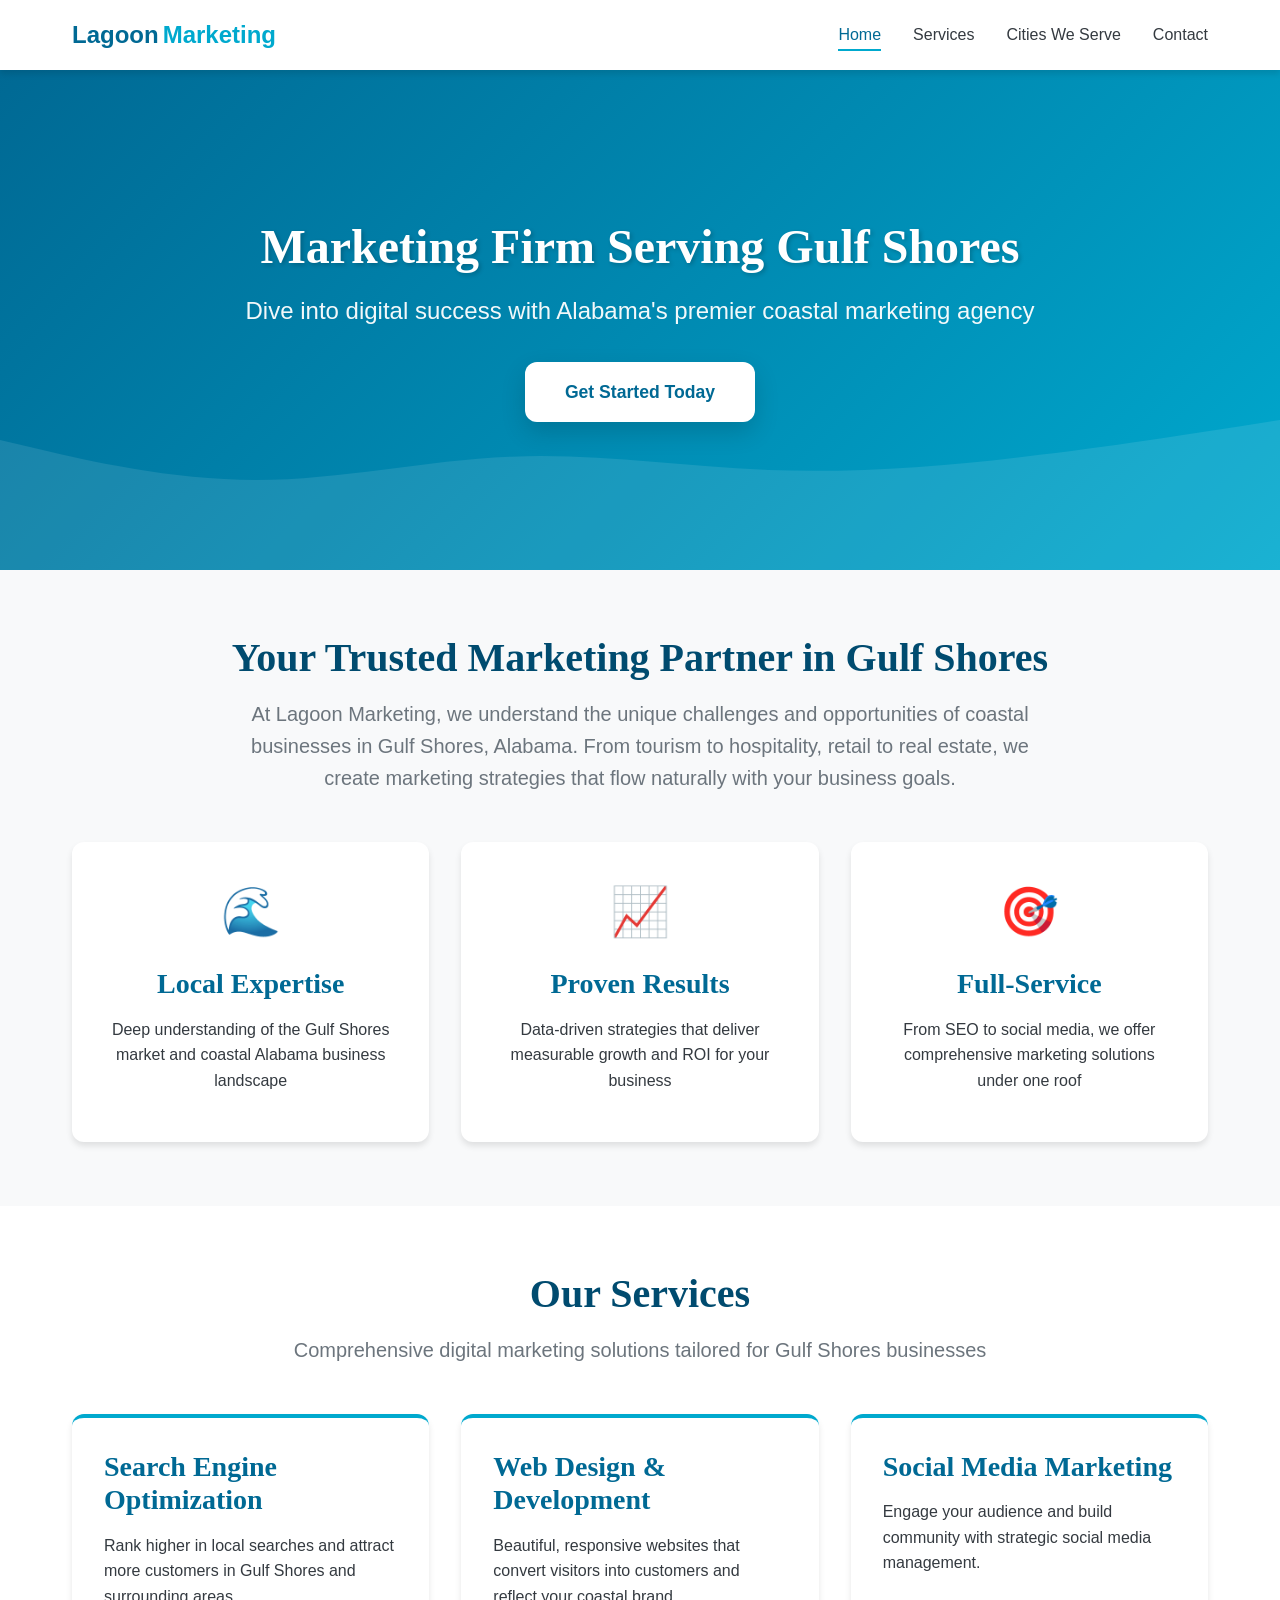
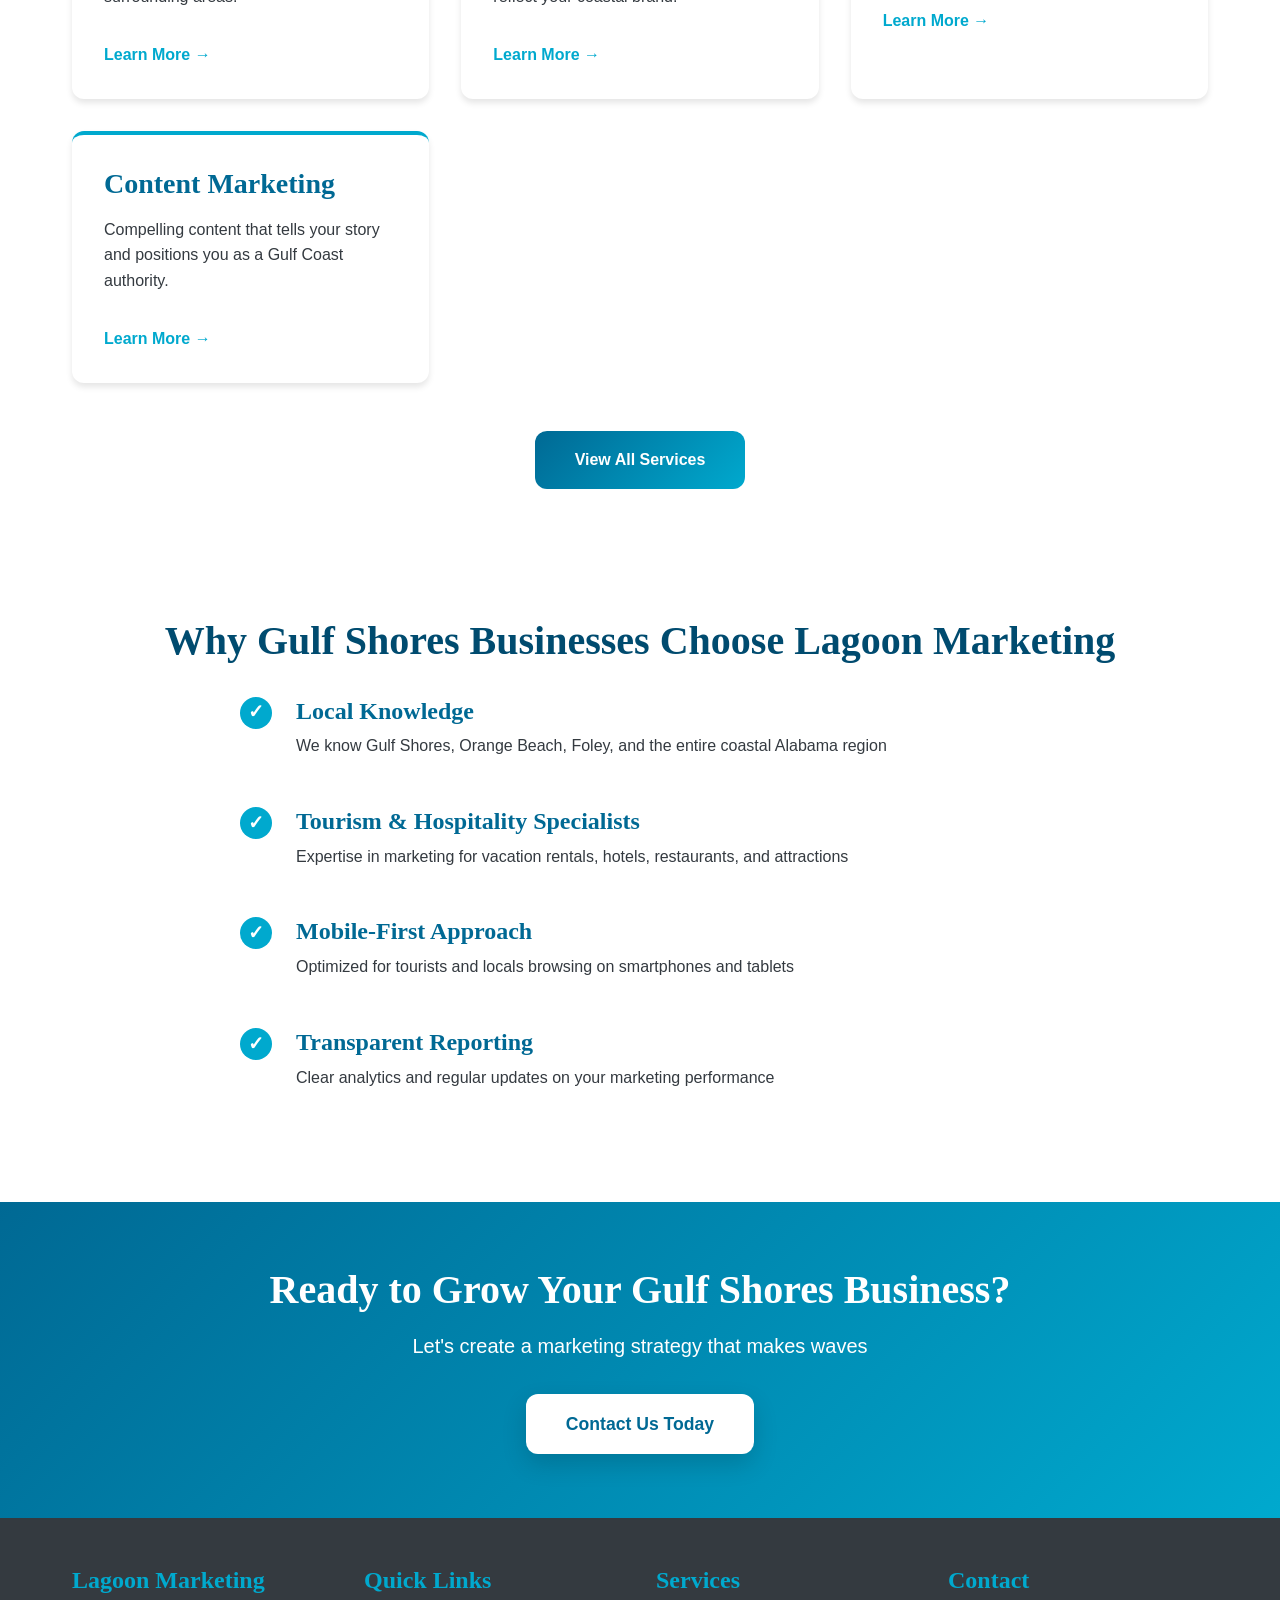
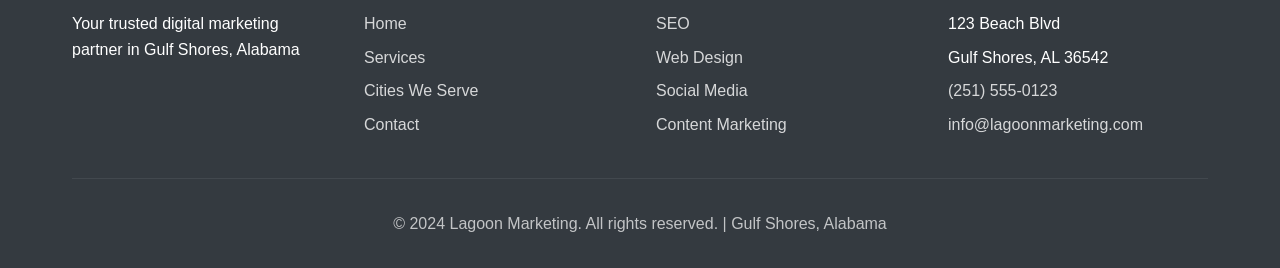
<file: index.html>
<!DOCTYPE html>
<html lang="en">
<head>
    <meta charset="UTF-8">
    <meta name="viewport" content="width=device-width, initial-scale=1.0">
    <meta name="description" content="Lagoon Marketing - Premier digital marketing services in Gulf Shores, Alabama. Specializing in SEO, web design, social media marketing, and local business growth strategies for coastal businesses.">
    <meta name="keywords" content="Gulf Shores marketing, Alabama digital marketing, coastal business marketing, SEO Gulf Shores, web design Alabama, social media marketing">
    <meta name="author" content="Lagoon Marketing">
    <meta name="geo.region" content="US-AL">
    <meta name="geo.placename" content="Gulf Shores">
    <meta name="geo.position" content="30.2460;-87.7008">
    <meta name="ICBM" content="30.2460, -87.7008">

    <!-- Canonical URL -->
    <link rel="canonical" href="https://gulfshoresmarketing.com/">

    <!-- Open Graph Meta Tags -->
    <meta property="og:title" content="Lagoon Marketing - Gulf Shores AL Digital Marketing Agency">
    <meta property="og:description" content="Transform your coastal business with expert digital marketing services in Gulf Shores, Alabama.">
    <meta property="og:type" content="website">
    <meta property="og:url" content="https://gulfshoresmarketing.com/">
    <meta property="og:image" content="https://gulfshoresmarketing.com/images/og-image.jpg">

    <!-- Twitter Card Meta Tags -->
    <meta name="twitter:card" content="summary_large_image">
    <meta name="twitter:title" content="Lagoon Marketing - Gulf Shores AL">
    <meta name="twitter:description" content="Premier digital marketing services for coastal businesses in Gulf Shores, Alabama.">

    <title>Lagoon Marketing - Gulf Shores AL Digital Marketing Agency | SEO & Web Design</title>

    <!-- Favicon -->
    <link rel="icon" type="image/x-icon" href="/favicon.ico">

    <!-- Stylesheet -->
    <link rel="stylesheet" href="css/styles.css">

    <!-- Schema.org Markup -->
    <script type="application/ld+json">
    {
        "@context": "https://schema.org",
        "@type": "LocalBusiness",
        "name": "Lagoon Marketing",
        "image": "https://gulfshoresmarketing.com/images/logo.png",
        "@id": "https://gulfshoresmarketing.com",
        "url": "https://gulfshoresmarketing.com",
        "telephone": "(251) 555-0123",
        "address": {
            "@type": "PostalAddress",
            "streetAddress": "123 Beach Blvd",
            "addressLocality": "Gulf Shores",
            "addressRegion": "AL",
            "postalCode": "36542",
            "addressCountry": "US"
        },
        "geo": {
            "@type": "GeoCoordinates",
            "latitude": 30.2460,
            "longitude": -87.7008
        },
        "openingHoursSpecification": {
            "@type": "OpeningHoursSpecification",
            "dayOfWeek": [
                "Monday",
                "Tuesday",
                "Wednesday",
                "Thursday",
                "Friday"
            ],
            "opens": "09:00",
            "closes": "17:00"
        },
        "sameAs": [
            "https://www.facebook.com/lagoonmarketing",
            "https://www.instagram.com/lagoonmarketing",
            "https://www.linkedin.com/company/lagoonmarketing"
        ]
    }
    </script>
</head>
<body>
    <!-- Header -->
    <header class="header">
        <nav class="nav-container">
            <div class="logo">
                <a href="index.html">
                    <span class="logo-text">Lagoon</span>
                    <span class="logo-accent">Marketing</span>
                </a>
            </div>
            <button class="mobile-menu-toggle" aria-label="Toggle menu">
                <span></span>
                <span></span>
                <span></span>
            </button>
            <ul class="nav-menu">
                <li><a href="index.html" class="active">Home</a></li>
                <li><a href="services.html">Services</a></li>
                <li><a href="cities.html">Cities We Serve</a></li>
                <li><a href="contact.html">Contact</a></li>
            </ul>
        </nav>
    </header>

    <!-- Hero Section -->
    <section class="hero">
        <div class="wave-background">
            <svg class="waves" xmlns="http://www.w3.org/2000/svg" viewBox="0 0 1440 320" preserveAspectRatio="none">
                <path fill="rgba(255,255,255,0.1)" d="M0,96L48,112C96,128,192,160,288,160C384,160,480,128,576,122.7C672,117,768,139,864,144C960,149,1056,139,1152,122.7C1248,107,1344,85,1392,74.7L1440,64L1440,320L1392,320C1344,320,1248,320,1152,320C1056,320,960,320,864,320C768,320,672,320,576,320C480,320,384,320,288,320C192,320,96,320,48,320L0,320Z"></path>
            </svg>
        </div>
        <div class="hero-content">
            <h1 class="hero-title">Marketing Firm Serving Gulf Shores</h1>
            <p class="hero-subtitle">Dive into digital success with Alabama's premier coastal marketing agency</p>
            <a href="contact.html" class="cta-button">Get Started Today</a>
        </div>
    </section>

    <!-- About Section -->
    <section class="about-section">
        <div class="container">
            <h2 class="section-title">Your Trusted Marketing Partner in Gulf Shores</h2>
            <p class="section-description">At Lagoon Marketing, we understand the unique challenges and opportunities of coastal businesses in Gulf Shores, Alabama. From tourism to hospitality, retail to real estate, we create marketing strategies that flow naturally with your business goals.</p>
            <div class="features-grid">
                <article class="feature-card">
                    <div class="feature-icon">🌊</div>
                    <h3>Local Expertise</h3>
                    <p>Deep understanding of the Gulf Shores market and coastal Alabama business landscape</p>
                </article>
                <article class="feature-card">
                    <div class="feature-icon">📈</div>
                    <h3>Proven Results</h3>
                    <p>Data-driven strategies that deliver measurable growth and ROI for your business</p>
                </article>
                <article class="feature-card">
                    <div class="feature-icon">🎯</div>
                    <h3>Full-Service</h3>
                    <p>From SEO to social media, we offer comprehensive marketing solutions under one roof</p>
                </article>
            </div>
        </div>
    </section>

    <!-- Services Preview -->
    <section class="services-preview">
        <div class="container">
            <h2 class="section-title">Our Services</h2>
            <p class="section-intro">Comprehensive digital marketing solutions tailored for Gulf Shores businesses</p>
            <div class="services-grid">
                <article class="service-card">
                    <h3>Search Engine Optimization</h3>
                    <p>Rank higher in local searches and attract more customers in Gulf Shores and surrounding areas.</p>
                    <a href="services.html#seo" class="service-link">Learn More →</a>
                </article>
                <article class="service-card">
                    <h3>Web Design & Development</h3>
                    <p>Beautiful, responsive websites that convert visitors into customers and reflect your coastal brand.</p>
                    <a href="services.html#web-design" class="service-link">Learn More →</a>
                </article>
                <article class="service-card">
                    <h3>Social Media Marketing</h3>
                    <p>Engage your audience and build community with strategic social media management.</p>
                    <a href="services.html#social-media" class="service-link">Learn More →</a>
                </article>
                <article class="service-card">
                    <h3>Content Marketing</h3>
                    <p>Compelling content that tells your story and positions you as a Gulf Coast authority.</p>
                    <a href="services.html#content" class="service-link">Learn More →</a>
                </article>
            </div>
            <div class="text-center">
                <a href="services.html" class="cta-button-secondary">View All Services</a>
            </div>
        </div>
    </section>

    <!-- Why Choose Us -->
    <section class="why-choose-us">
        <div class="container">
            <h2 class="section-title">Why Gulf Shores Businesses Choose Lagoon Marketing</h2>
            <div class="benefits-list">
                <div class="benefit-item">
                    <span class="check-icon">✓</span>
                    <div>
                        <h4>Local Knowledge</h4>
                        <p>We know Gulf Shores, Orange Beach, Foley, and the entire coastal Alabama region</p>
                    </div>
                </div>
                <div class="benefit-item">
                    <span class="check-icon">✓</span>
                    <div>
                        <h4>Tourism & Hospitality Specialists</h4>
                        <p>Expertise in marketing for vacation rentals, hotels, restaurants, and attractions</p>
                    </div>
                </div>
                <div class="benefit-item">
                    <span class="check-icon">✓</span>
                    <div>
                        <h4>Mobile-First Approach</h4>
                        <p>Optimized for tourists and locals browsing on smartphones and tablets</p>
                    </div>
                </div>
                <div class="benefit-item">
                    <span class="check-icon">✓</span>
                    <div>
                        <h4>Transparent Reporting</h4>
                        <p>Clear analytics and regular updates on your marketing performance</p>
                    </div>
                </div>
            </div>
        </div>
    </section>

    <!-- CTA Section -->
    <section class="cta-section">
        <div class="container">
            <h2>Ready to Grow Your Gulf Shores Business?</h2>
            <p>Let's create a marketing strategy that makes waves</p>
            <a href="contact.html" class="cta-button">Contact Us Today</a>
        </div>
    </section>

    <!-- Footer -->
    <footer class="footer">
        <div class="container">
            <div class="footer-grid">
                <div class="footer-col">
                    <h4>Lagoon Marketing</h4>
                    <p>Your trusted digital marketing partner in Gulf Shores, Alabama</p>
                </div>
                <div class="footer-col">
                    <h4>Quick Links</h4>
                    <ul>
                        <li><a href="index.html">Home</a></li>
                        <li><a href="services.html">Services</a></li>
                        <li><a href="cities.html">Cities We Serve</a></li>
                        <li><a href="contact.html">Contact</a></li>
                    </ul>
                </div>
                <div class="footer-col">
                    <h4>Services</h4>
                    <ul>
                        <li><a href="services.html#seo">SEO</a></li>
                        <li><a href="services.html#web-design">Web Design</a></li>
                        <li><a href="services.html#social-media">Social Media</a></li>
                        <li><a href="services.html#content">Content Marketing</a></li>
                    </ul>
                </div>
                <div class="footer-col">
                    <h4>Contact</h4>
                    <ul>
                        <li>123 Beach Blvd</li>
                        <li>Gulf Shores, AL 36542</li>
                        <li><a href="tel:2515550123">(251) 555-0123</a></li>
                        <li><a href="mailto:info@lagoonmarketing.com">info@lagoonmarketing.com</a></li>
                    </ul>
                </div>
            </div>
            <div class="footer-bottom">
                <p>&copy; 2024 Lagoon Marketing. All rights reserved. | Gulf Shores, Alabama</p>
            </div>
        </div>
    </footer>

    <script src="js/main.js"></script>
</body>
</html>
</file>
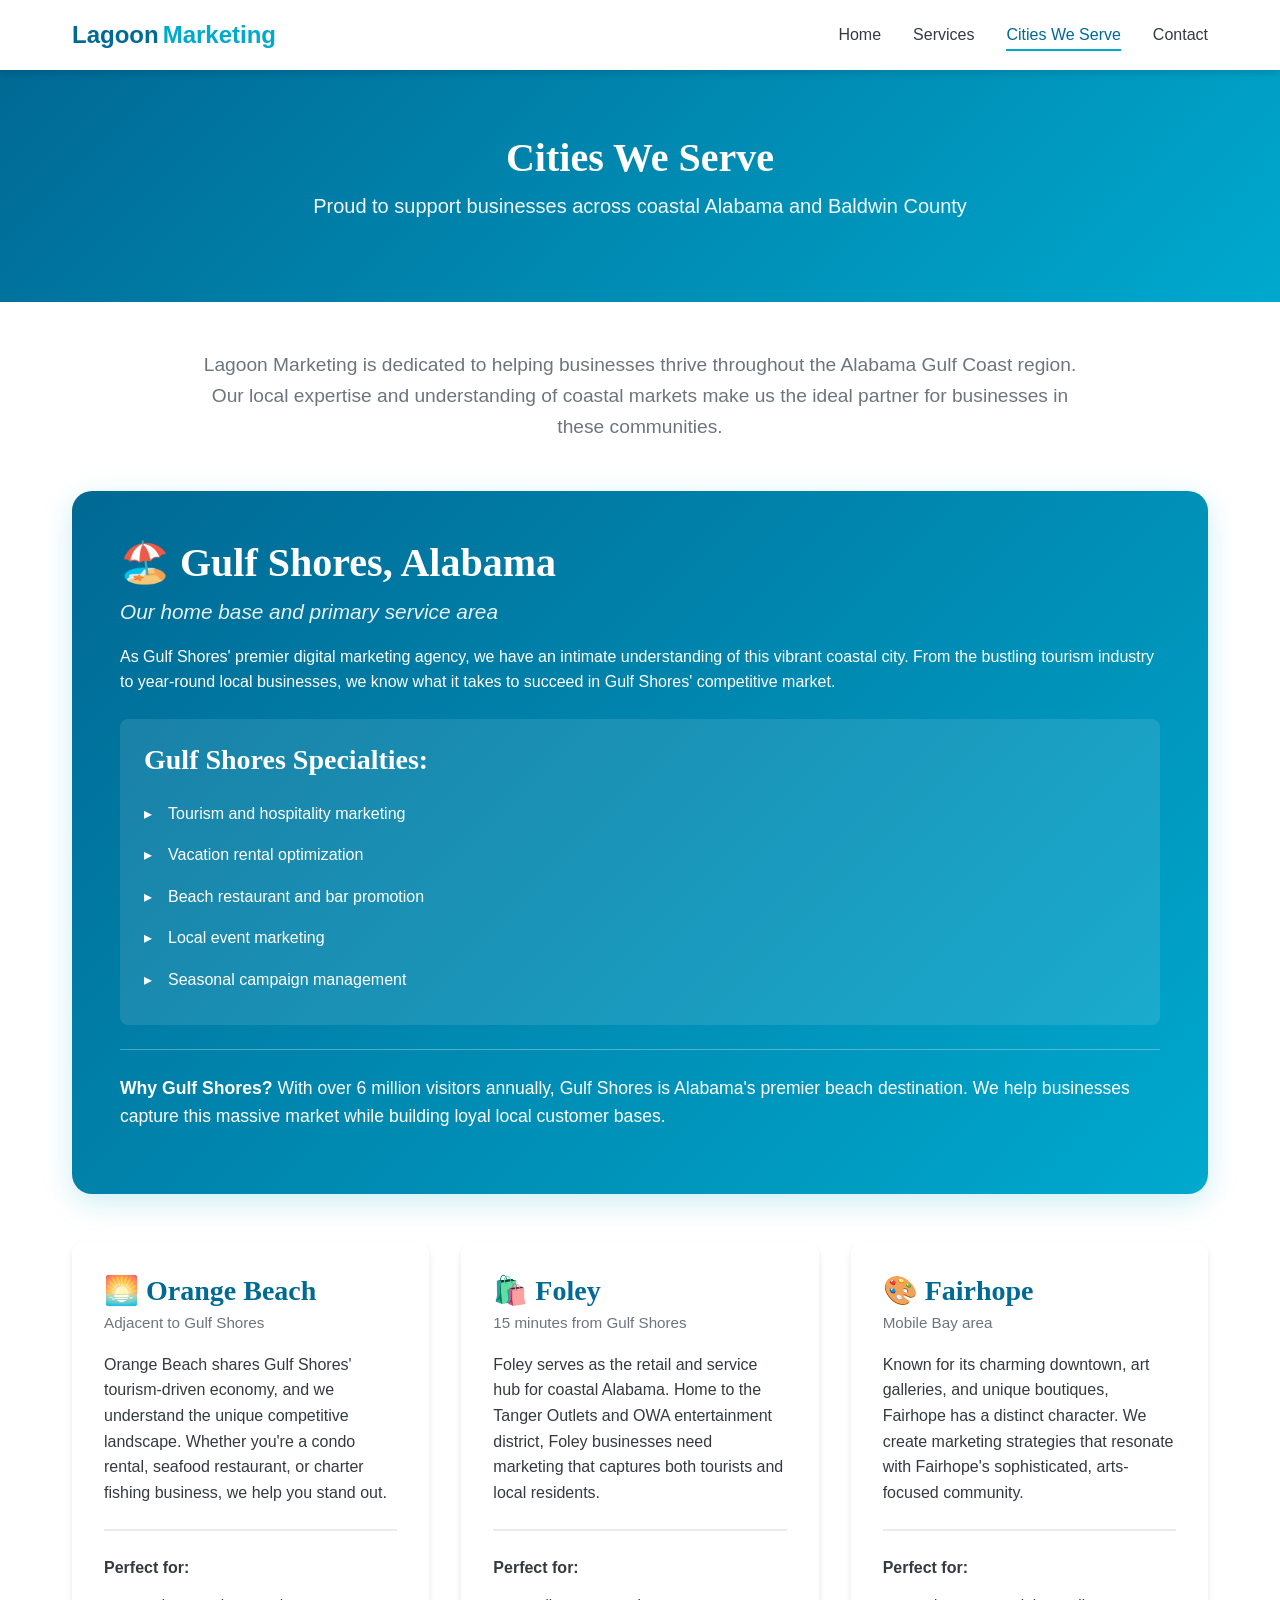
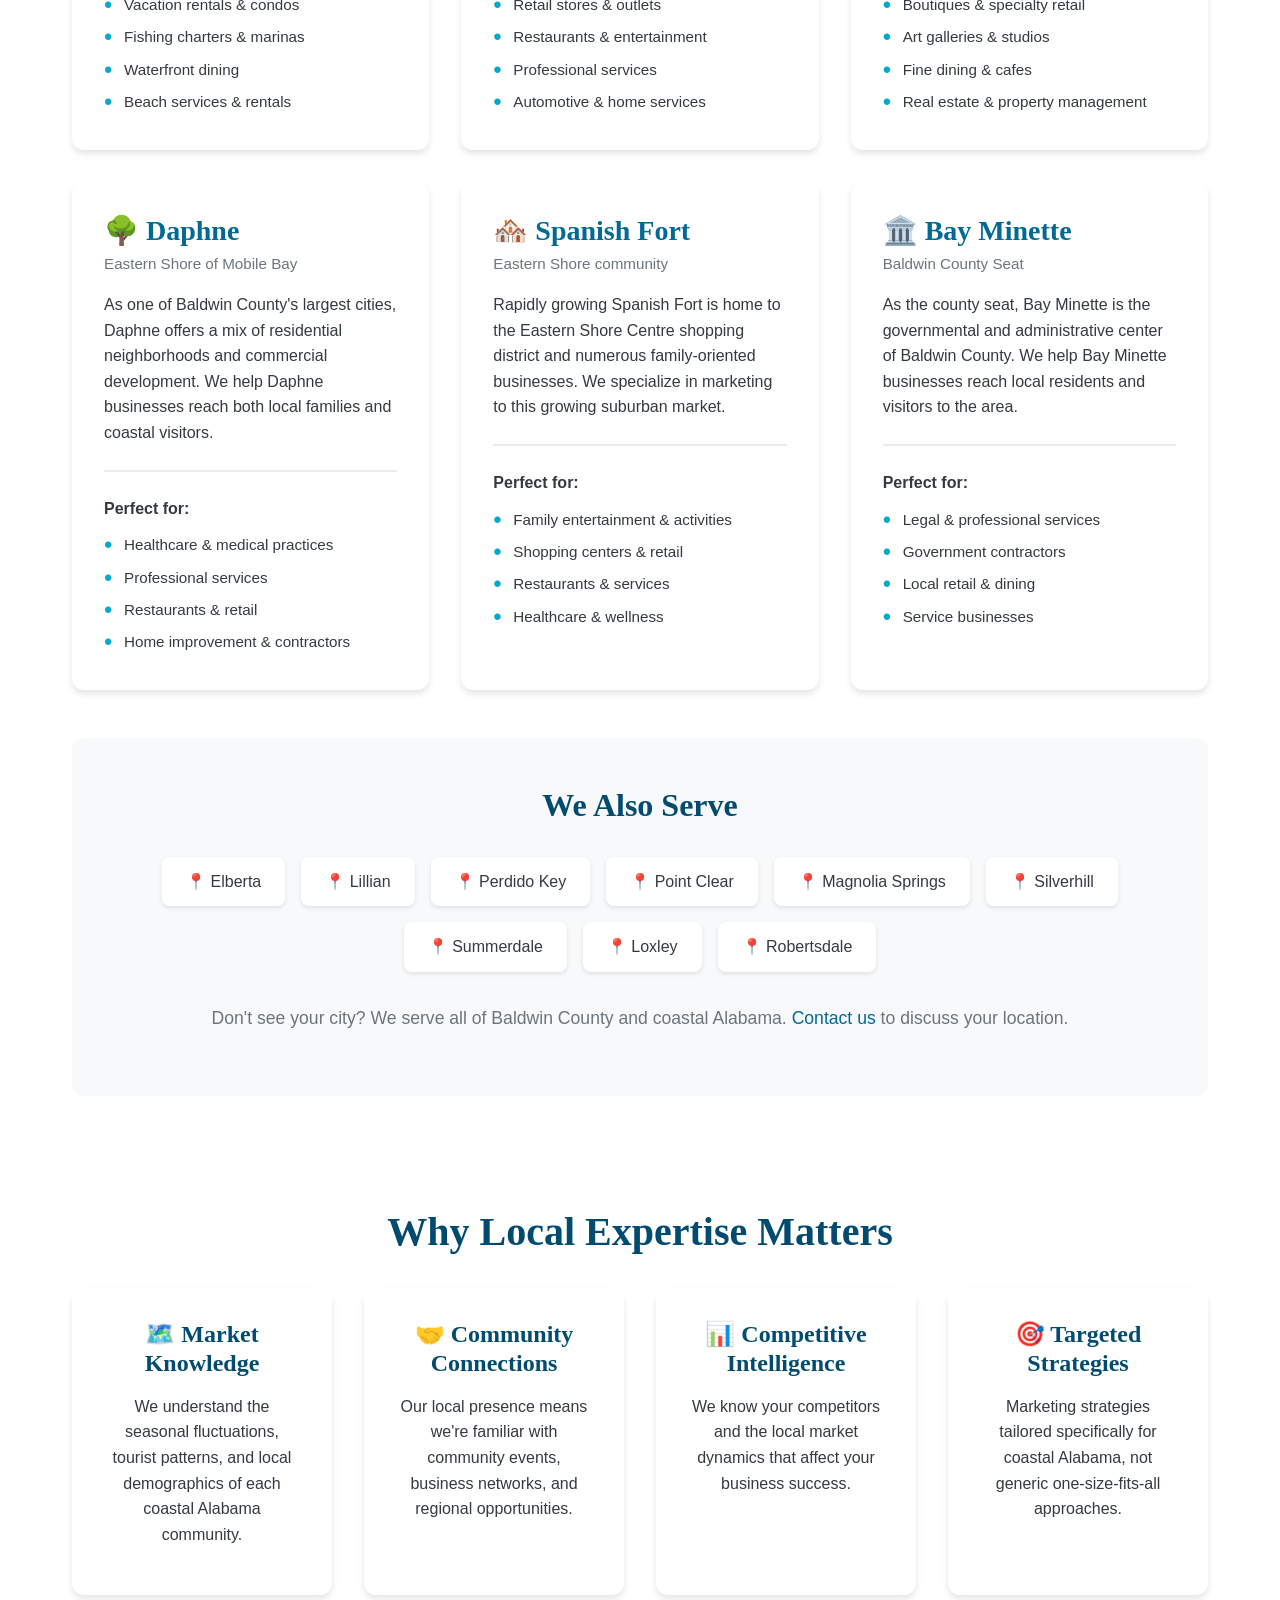
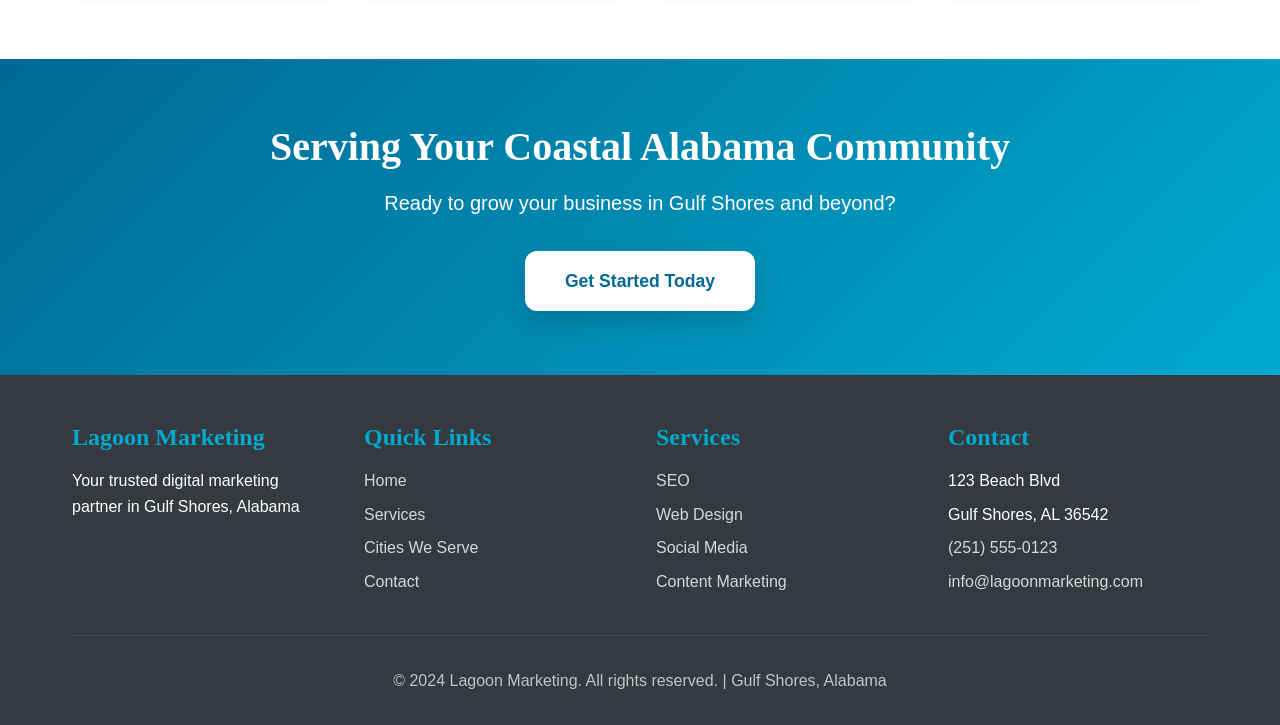
<file: cities.html>
<!DOCTYPE html>
<html lang="en">
<head>
    <meta charset="UTF-8">
    <meta name="viewport" content="width=device-width, initial-scale=1.0">
    <meta name="description" content="Lagoon Marketing serves Gulf Shores, Orange Beach, Foley, Fairhope, and all of coastal Alabama with expert digital marketing services for local businesses.">
    <meta name="keywords" content="Gulf Shores marketing, Orange Beach marketing, Foley AL marketing, Fairhope marketing, coastal Alabama digital marketing, Baldwin County marketing">
    <meta name="author" content="Lagoon Marketing">

    <!-- Canonical URL -->
    <link rel="canonical" href="https://gulfshoresmarketing.com/cities.html">

    <!-- Open Graph Meta Tags -->
    <meta property="og:title" content="Cities We Serve - Lagoon Marketing Coastal Alabama">
    <meta property="og:description" content="Serving Gulf Shores, Orange Beach, Foley, and all of coastal Alabama with expert digital marketing.">
    <meta property="og:type" content="website">
    <meta property="og:url" content="https://gulfshoresmarketing.com/cities.html">

    <title>Cities We Serve - Gulf Shores, Orange Beach, Coastal Alabama | Lagoon Marketing</title>

    <link rel="icon" type="image/x-icon" href="/favicon.ico">
    <link rel="stylesheet" href="css/styles.css">

    <!-- Schema.org Markup for Service Area -->
    <script type="application/ld+json">
    {
        "@context": "https://schema.org",
        "@type": "Service",
        "serviceType": "Digital Marketing",
        "provider": {
            "@type": "LocalBusiness",
            "name": "Lagoon Marketing"
        },
        "areaServed": [
            {
                "@type": "City",
                "name": "Gulf Shores",
                "containedIn": "Alabama"
            },
            {
                "@type": "City",
                "name": "Orange Beach",
                "containedIn": "Alabama"
            },
            {
                "@type": "City",
                "name": "Foley",
                "containedIn": "Alabama"
            },
            {
                "@type": "City",
                "name": "Fairhope",
                "containedIn": "Alabama"
            },
            {
                "@type": "City",
                "name": "Daphne",
                "containedIn": "Alabama"
            }
        ]
    }
    </script>
</head>
<body>
    <!-- Header -->
    <header class="header">
        <nav class="nav-container">
            <div class="logo">
                <a href="index.html">
                    <span class="logo-text">Lagoon</span>
                    <span class="logo-accent">Marketing</span>
                </a>
            </div>
            <button class="mobile-menu-toggle" aria-label="Toggle menu">
                <span></span>
                <span></span>
                <span></span>
            </button>
            <ul class="nav-menu">
                <li><a href="index.html">Home</a></li>
                <li><a href="services.html">Services</a></li>
                <li><a href="cities.html" class="active">Cities We Serve</a></li>
                <li><a href="contact.html">Contact</a></li>
            </ul>
        </nav>
    </header>

    <!-- Page Header -->
    <section class="page-header">
        <div class="container">
            <h1>Cities We Serve</h1>
            <p>Proud to support businesses across coastal Alabama and Baldwin County</p>
        </div>
    </section>

    <!-- Cities Section -->
    <section class="cities-section">
        <div class="container">
            <p class="cities-intro">Lagoon Marketing is dedicated to helping businesses thrive throughout the Alabama Gulf Coast region. Our local expertise and understanding of coastal markets make us the ideal partner for businesses in these communities.</p>

            <!-- Primary Cities -->
            <div class="city-card-large">
                <div class="city-content">
                    <h2>🏖️ Gulf Shores, Alabama</h2>
                    <p class="city-tagline">Our home base and primary service area</p>
                    <p>As Gulf Shores' premier digital marketing agency, we have an intimate understanding of this vibrant coastal city. From the bustling tourism industry to year-round local businesses, we know what it takes to succeed in Gulf Shores' competitive market.</p>
                    <div class="city-specialties">
                        <h3>Gulf Shores Specialties:</h3>
                        <ul>
                            <li>Tourism and hospitality marketing</li>
                            <li>Vacation rental optimization</li>
                            <li>Beach restaurant and bar promotion</li>
                            <li>Local event marketing</li>
                            <li>Seasonal campaign management</li>
                        </ul>
                    </div>
                    <p class="city-stats"><strong>Why Gulf Shores?</strong> With over 6 million visitors annually, Gulf Shores is Alabama's premier beach destination. We help businesses capture this massive market while building loyal local customer bases.</p>
                </div>
            </div>

            <div class="cities-grid">
                <!-- Orange Beach -->
                <article class="city-card">
                    <div class="city-header">
                        <h3>🌅 Orange Beach</h3>
                        <p class="city-location">Adjacent to Gulf Shores</p>
                    </div>
                    <p>Orange Beach shares Gulf Shores' tourism-driven economy, and we understand the unique competitive landscape. Whether you're a condo rental, seafood restaurant, or charter fishing business, we help you stand out.</p>
                    <div class="city-services">
                        <strong>Perfect for:</strong>
                        <ul>
                            <li>Vacation rentals & condos</li>
                            <li>Fishing charters & marinas</li>
                            <li>Waterfront dining</li>
                            <li>Beach services & rentals</li>
                        </ul>
                    </div>
                </article>

                <!-- Foley -->
                <article class="city-card">
                    <div class="city-header">
                        <h3>🛍️ Foley</h3>
                        <p class="city-location">15 minutes from Gulf Shores</p>
                    </div>
                    <p>Foley serves as the retail and service hub for coastal Alabama. Home to the Tanger Outlets and OWA entertainment district, Foley businesses need marketing that captures both tourists and local residents.</p>
                    <div class="city-services">
                        <strong>Perfect for:</strong>
                        <ul>
                            <li>Retail stores & outlets</li>
                            <li>Restaurants & entertainment</li>
                            <li>Professional services</li>
                            <li>Automotive & home services</li>
                        </ul>
                    </div>
                </article>

                <!-- Fairhope -->
                <article class="city-card">
                    <div class="city-header">
                        <h3>🎨 Fairhope</h3>
                        <p class="city-location">Mobile Bay area</p>
                    </div>
                    <p>Known for its charming downtown, art galleries, and unique boutiques, Fairhope has a distinct character. We create marketing strategies that resonate with Fairhope's sophisticated, arts-focused community.</p>
                    <div class="city-services">
                        <strong>Perfect for:</strong>
                        <ul>
                            <li>Boutiques & specialty retail</li>
                            <li>Art galleries & studios</li>
                            <li>Fine dining & cafes</li>
                            <li>Real estate & property management</li>
                        </ul>
                    </div>
                </article>

                <!-- Daphne -->
                <article class="city-card">
                    <div class="city-header">
                        <h3>🌳 Daphne</h3>
                        <p class="city-location">Eastern Shore of Mobile Bay</p>
                    </div>
                    <p>As one of Baldwin County's largest cities, Daphne offers a mix of residential neighborhoods and commercial development. We help Daphne businesses reach both local families and coastal visitors.</p>
                    <div class="city-services">
                        <strong>Perfect for:</strong>
                        <ul>
                            <li>Healthcare & medical practices</li>
                            <li>Professional services</li>
                            <li>Restaurants & retail</li>
                            <li>Home improvement & contractors</li>
                        </ul>
                    </div>
                </article>

                <!-- Spanish Fort -->
                <article class="city-card">
                    <div class="city-header">
                        <h3>🏘️ Spanish Fort</h3>
                        <p class="city-location">Eastern Shore community</p>
                    </div>
                    <p>Rapidly growing Spanish Fort is home to the Eastern Shore Centre shopping district and numerous family-oriented businesses. We specialize in marketing to this growing suburban market.</p>
                    <div class="city-services">
                        <strong>Perfect for:</strong>
                        <ul>
                            <li>Family entertainment & activities</li>
                            <li>Shopping centers & retail</li>
                            <li>Restaurants & services</li>
                            <li>Healthcare & wellness</li>
                        </ul>
                    </div>
                </article>

                <!-- Bay Minette -->
                <article class="city-card">
                    <div class="city-header">
                        <h3>🏛️ Bay Minette</h3>
                        <p class="city-location">Baldwin County Seat</p>
                    </div>
                    <p>As the county seat, Bay Minette is the governmental and administrative center of Baldwin County. We help Bay Minette businesses reach local residents and visitors to the area.</p>
                    <div class="city-services">
                        <strong>Perfect for:</strong>
                        <ul>
                            <li>Legal & professional services</li>
                            <li>Government contractors</li>
                            <li>Local retail & dining</li>
                            <li>Service businesses</li>
                        </ul>
                    </div>
                </article>

            </div>

            <!-- Additional Areas -->
            <div class="additional-areas">
                <h2>We Also Serve</h2>
                <div class="areas-list">
                    <div class="area-item">📍 Elberta</div>
                    <div class="area-item">📍 Lillian</div>
                    <div class="area-item">📍 Perdido Key</div>
                    <div class="area-item">📍 Point Clear</div>
                    <div class="area-item">📍 Magnolia Springs</div>
                    <div class="area-item">📍 Silverhill</div>
                    <div class="area-item">📍 Summerdale</div>
                    <div class="area-item">📍 Loxley</div>
                    <div class="area-item">📍 Robertsdale</div>
                </div>
                <p class="areas-note">Don't see your city? We serve all of Baldwin County and coastal Alabama. <a href="contact.html">Contact us</a> to discuss your location.</p>
            </div>

        </div>
    </section>

    <!-- Regional Expertise -->
    <section class="regional-expertise">
        <div class="container">
            <h2 class="section-title">Why Local Expertise Matters</h2>
            <div class="expertise-grid">
                <div class="expertise-card">
                    <h3>🗺️ Market Knowledge</h3>
                    <p>We understand the seasonal fluctuations, tourist patterns, and local demographics of each coastal Alabama community.</p>
                </div>
                <div class="expertise-card">
                    <h3>🤝 Community Connections</h3>
                    <p>Our local presence means we're familiar with community events, business networks, and regional opportunities.</p>
                </div>
                <div class="expertise-card">
                    <h3>📊 Competitive Intelligence</h3>
                    <p>We know your competitors and the local market dynamics that affect your business success.</p>
                </div>
                <div class="expertise-card">
                    <h3>🎯 Targeted Strategies</h3>
                    <p>Marketing strategies tailored specifically for coastal Alabama, not generic one-size-fits-all approaches.</p>
                </div>
            </div>
        </div>
    </section>

    <!-- CTA Section -->
    <section class="cta-section">
        <div class="container">
            <h2>Serving Your Coastal Alabama Community</h2>
            <p>Ready to grow your business in Gulf Shores and beyond?</p>
            <a href="contact.html" class="cta-button">Get Started Today</a>
        </div>
    </section>

    <!-- Footer -->
    <footer class="footer">
        <div class="container">
            <div class="footer-grid">
                <div class="footer-col">
                    <h4>Lagoon Marketing</h4>
                    <p>Your trusted digital marketing partner in Gulf Shores, Alabama</p>
                </div>
                <div class="footer-col">
                    <h4>Quick Links</h4>
                    <ul>
                        <li><a href="index.html">Home</a></li>
                        <li><a href="services.html">Services</a></li>
                        <li><a href="cities.html">Cities We Serve</a></li>
                        <li><a href="contact.html">Contact</a></li>
                    </ul>
                </div>
                <div class="footer-col">
                    <h4>Services</h4>
                    <ul>
                        <li><a href="services.html#seo">SEO</a></li>
                        <li><a href="services.html#web-design">Web Design</a></li>
                        <li><a href="services.html#social-media">Social Media</a></li>
                        <li><a href="services.html#content">Content Marketing</a></li>
                    </ul>
                </div>
                <div class="footer-col">
                    <h4>Contact</h4>
                    <ul>
                        <li>123 Beach Blvd</li>
                        <li>Gulf Shores, AL 36542</li>
                        <li><a href="tel:2515550123">(251) 555-0123</a></li>
                        <li><a href="mailto:info@lagoonmarketing.com">info@lagoonmarketing.com</a></li>
                    </ul>
                </div>
            </div>
            <div class="footer-bottom">
                <p>&copy; 2024 Lagoon Marketing. All rights reserved. | Gulf Shores, Alabama</p>
            </div>
        </div>
    </footer>

    <script src="js/main.js"></script>
</body>
</html>
</file>
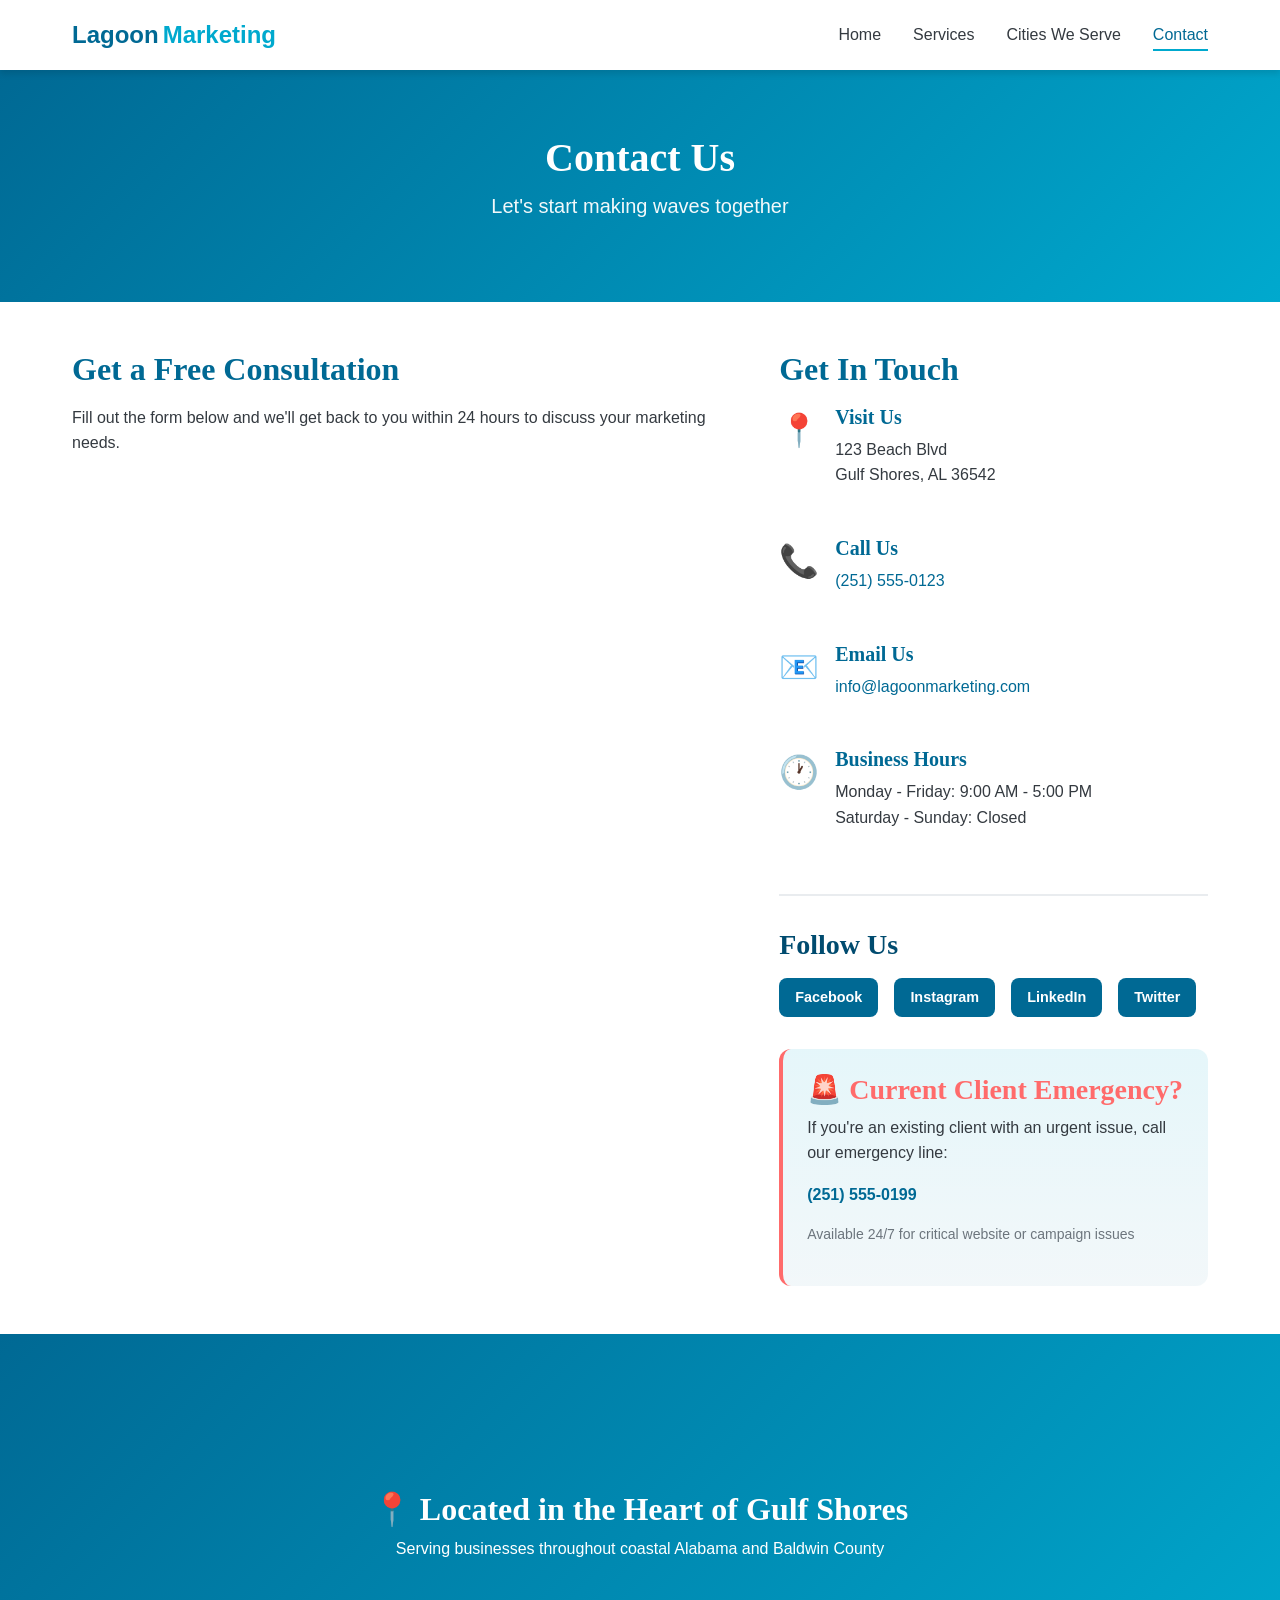
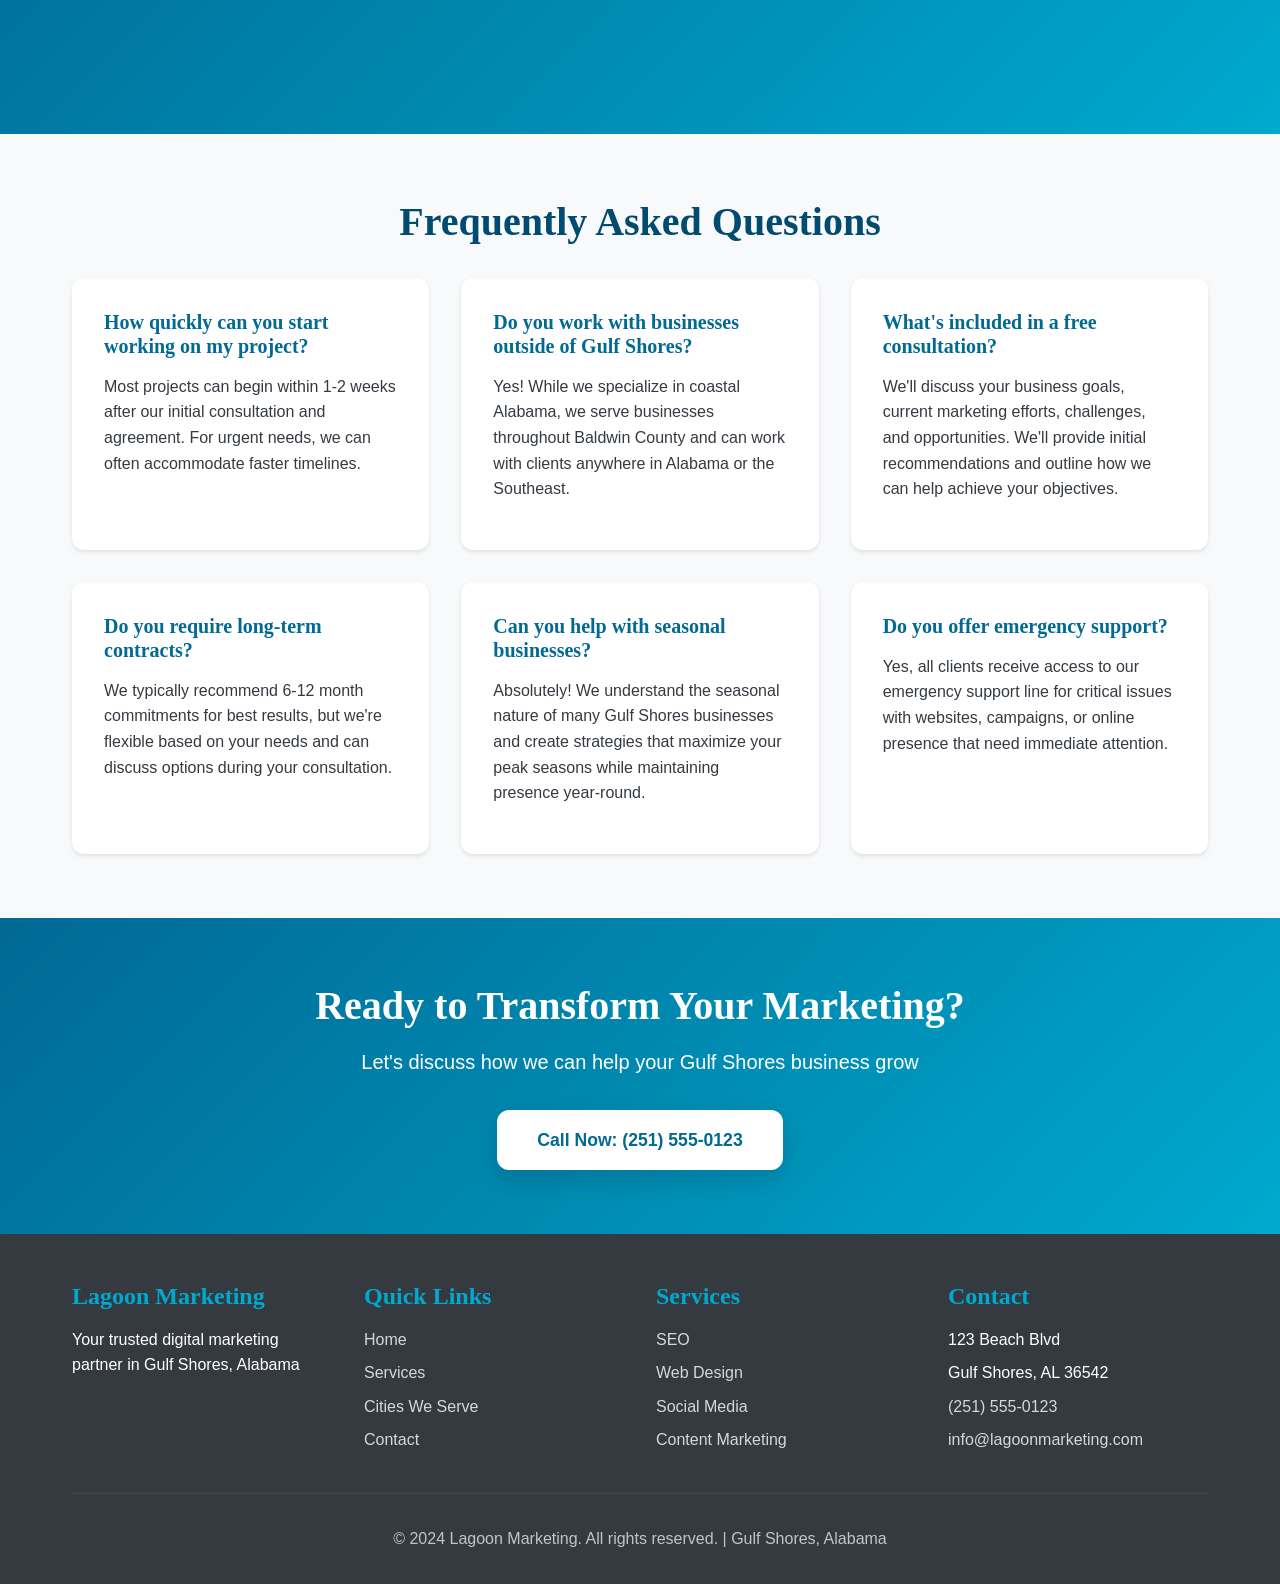
<file: contact.html>
<!DOCTYPE html>
<html lang="en">
<head>
    <meta charset="UTF-8">
    <meta name="viewport" content="width=device-width, initial-scale=1.0">
    <meta name="description" content="Contact Lagoon Marketing in Gulf Shores, AL. Get a free consultation for your digital marketing needs. Call (251) 555-0123 or fill out our contact form.">
    <meta name="keywords" content="contact Gulf Shores marketing, Gulf Shores marketing agency, digital marketing consultation Alabama">
    <meta name="author" content="Lagoon Marketing">

    <!-- Canonical URL -->
    <link rel="canonical" href="https://gulfshoresmarketing.com/contact.html">

    <!-- Open Graph Meta Tags -->
    <meta property="og:title" content="Contact Us - Lagoon Marketing Gulf Shores AL">
    <meta property="og:description" content="Get in touch with Gulf Shores' premier digital marketing agency. Free consultations available.">
    <meta property="og:type" content="website">
    <meta property="og:url" content="https://gulfshoresmarketing.com/contact.html">

    <title>Contact Us - Lagoon Marketing | Gulf Shores AL Digital Marketing</title>

    <link rel="icon" type="image/x-icon" href="/favicon.ico">
    <link rel="stylesheet" href="css/styles.css">

    <!-- Schema.org Markup for Contact -->
    <script type="application/ld+json">
    {
        "@context": "https://schema.org",
        "@type": "ContactPage",
        "mainEntity": {
            "@type": "LocalBusiness",
            "name": "Lagoon Marketing",
            "telephone": "(251) 555-0123",
            "email": "info@lagoonmarketing.com",
            "address": {
                "@type": "PostalAddress",
                "streetAddress": "123 Beach Blvd",
                "addressLocality": "Gulf Shores",
                "addressRegion": "AL",
                "postalCode": "36542",
                "addressCountry": "US"
            },
            "openingHours": "Mo-Fr 09:00-17:00"
        }
    }
    </script>
</head>
<body>
    <!-- Header -->
    <header class="header">
        <nav class="nav-container">
            <div class="logo">
                <a href="index.html">
                    <span class="logo-text">Lagoon</span>
                    <span class="logo-accent">Marketing</span>
                </a>
            </div>
            <button class="mobile-menu-toggle" aria-label="Toggle menu">
                <span></span>
                <span></span>
                <span></span>
            </button>
            <ul class="nav-menu">
                <li><a href="index.html">Home</a></li>
                <li><a href="services.html">Services</a></li>
                <li><a href="cities.html">Cities We Serve</a></li>
                <li><a href="contact.html" class="active">Contact</a></li>
            </ul>
        </nav>
    </header>

    <!-- Page Header -->
    <section class="page-header">
        <div class="container">
            <h1>Contact Us</h1>
            <p>Let's start making waves together</p>
        </div>
    </section>

    <!-- Contact Section -->
    <section class="contact-section">
        <div class="container">
            <div class="contact-grid">

                <!-- Contact Form -->
                <div class="contact-form-container">
                    <h2>Get a Free Consultation</h2>
                    <p>Fill out the form below and we'll get back to you within 24 hours to discuss your marketing needs.</p>

                    <script type="text/javascript" src="https://form.jotform.com/jsform/253505957270057"></script>
                </div>

                <!-- Contact Information -->
                <div class="contact-info-container">
                    <h2>Get In Touch</h2>

                    <div class="contact-info-item">
                        <div class="contact-icon">📍</div>
                        <div>
                            <h3>Visit Us</h3>
                            <p>123 Beach Blvd<br>Gulf Shores, AL 36542</p>
                        </div>
                    </div>

                    <div class="contact-info-item">
                        <div class="contact-icon">📞</div>
                        <div>
                            <h3>Call Us</h3>
                            <p><a href="tel:2515550123">(251) 555-0123</a></p>
                        </div>
                    </div>

                    <div class="contact-info-item">
                        <div class="contact-icon">📧</div>
                        <div>
                            <h3>Email Us</h3>
                            <p><a href="mailto:info@lagoonmarketing.com">info@lagoonmarketing.com</a></p>
                        </div>
                    </div>

                    <div class="contact-info-item">
                        <div class="contact-icon">🕐</div>
                        <div>
                            <h3>Business Hours</h3>
                            <p>Monday - Friday: 9:00 AM - 5:00 PM<br>
                            Saturday - Sunday: Closed</p>
                        </div>
                    </div>

                    <div class="social-links">
                        <h3>Follow Us</h3>
                        <div class="social-icons">
                            <a href="#" aria-label="Facebook" class="social-icon">Facebook</a>
                            <a href="#" aria-label="Instagram" class="social-icon">Instagram</a>
                            <a href="#" aria-label="LinkedIn" class="social-icon">LinkedIn</a>
                            <a href="#" aria-label="Twitter" class="social-icon">Twitter</a>
                        </div>
                    </div>

                    <div class="emergency-contact">
                        <h3>🚨 Current Client Emergency?</h3>
                        <p>If you're an existing client with an urgent issue, call our emergency line:</p>
                        <p><strong><a href="tel:2515550199">(251) 555-0199</a></strong></p>
                        <p class="small-text">Available 24/7 for critical website or campaign issues</p>
                    </div>
                </div>

            </div>
        </div>
    </section>

    <!-- Map Section (Placeholder) -->
    <section class="map-section">
        <div class="map-placeholder">
            <div class="map-overlay">
                <h3>📍 Located in the Heart of Gulf Shores</h3>
                <p>Serving businesses throughout coastal Alabama and Baldwin County</p>
            </div>
        </div>
    </section>

    <!-- FAQ Section -->
    <section class="faq-section">
        <div class="container">
            <h2 class="section-title">Frequently Asked Questions</h2>
            <div class="faq-grid">
                <div class="faq-item">
                    <h3>How quickly can you start working on my project?</h3>
                    <p>Most projects can begin within 1-2 weeks after our initial consultation and agreement. For urgent needs, we can often accommodate faster timelines.</p>
                </div>
                <div class="faq-item">
                    <h3>Do you work with businesses outside of Gulf Shores?</h3>
                    <p>Yes! While we specialize in coastal Alabama, we serve businesses throughout Baldwin County and can work with clients anywhere in Alabama or the Southeast.</p>
                </div>
                <div class="faq-item">
                    <h3>What's included in a free consultation?</h3>
                    <p>We'll discuss your business goals, current marketing efforts, challenges, and opportunities. We'll provide initial recommendations and outline how we can help achieve your objectives.</p>
                </div>
                <div class="faq-item">
                    <h3>Do you require long-term contracts?</h3>
                    <p>We typically recommend 6-12 month commitments for best results, but we're flexible based on your needs and can discuss options during your consultation.</p>
                </div>
                <div class="faq-item">
                    <h3>Can you help with seasonal businesses?</h3>
                    <p>Absolutely! We understand the seasonal nature of many Gulf Shores businesses and create strategies that maximize your peak seasons while maintaining presence year-round.</p>
                </div>
                <div class="faq-item">
                    <h3>Do you offer emergency support?</h3>
                    <p>Yes, all clients receive access to our emergency support line for critical issues with websites, campaigns, or online presence that need immediate attention.</p>
                </div>
            </div>
        </div>
    </section>

    <!-- CTA Section -->
    <section class="cta-section">
        <div class="container">
            <h2>Ready to Transform Your Marketing?</h2>
            <p>Let's discuss how we can help your Gulf Shores business grow</p>
            <a href="tel:2515550123" class="cta-button">Call Now: (251) 555-0123</a>
        </div>
    </section>

    <!-- Footer -->
    <footer class="footer">
        <div class="container">
            <div class="footer-grid">
                <div class="footer-col">
                    <h4>Lagoon Marketing</h4>
                    <p>Your trusted digital marketing partner in Gulf Shores, Alabama</p>
                </div>
                <div class="footer-col">
                    <h4>Quick Links</h4>
                    <ul>
                        <li><a href="index.html">Home</a></li>
                        <li><a href="services.html">Services</a></li>
                        <li><a href="cities.html">Cities We Serve</a></li>
                        <li><a href="contact.html">Contact</a></li>
                    </ul>
                </div>
                <div class="footer-col">
                    <h4>Services</h4>
                    <ul>
                        <li><a href="services.html#seo">SEO</a></li>
                        <li><a href="services.html#web-design">Web Design</a></li>
                        <li><a href="services.html#social-media">Social Media</a></li>
                        <li><a href="services.html#content">Content Marketing</a></li>
                    </ul>
                </div>
                <div class="footer-col">
                    <h4>Contact</h4>
                    <ul>
                        <li>123 Beach Blvd</li>
                        <li>Gulf Shores, AL 36542</li>
                        <li><a href="tel:2515550123">(251) 555-0123</a></li>
                        <li><a href="mailto:info@lagoonmarketing.com">info@lagoonmarketing.com</a></li>
                    </ul>
                </div>
            </div>
            <div class="footer-bottom">
                <p>&copy; 2024 Lagoon Marketing. All rights reserved. | Gulf Shores, Alabama</p>
            </div>
        </div>
    </footer>

    <script src="js/main.js"></script>
</body>
</html>
</file>
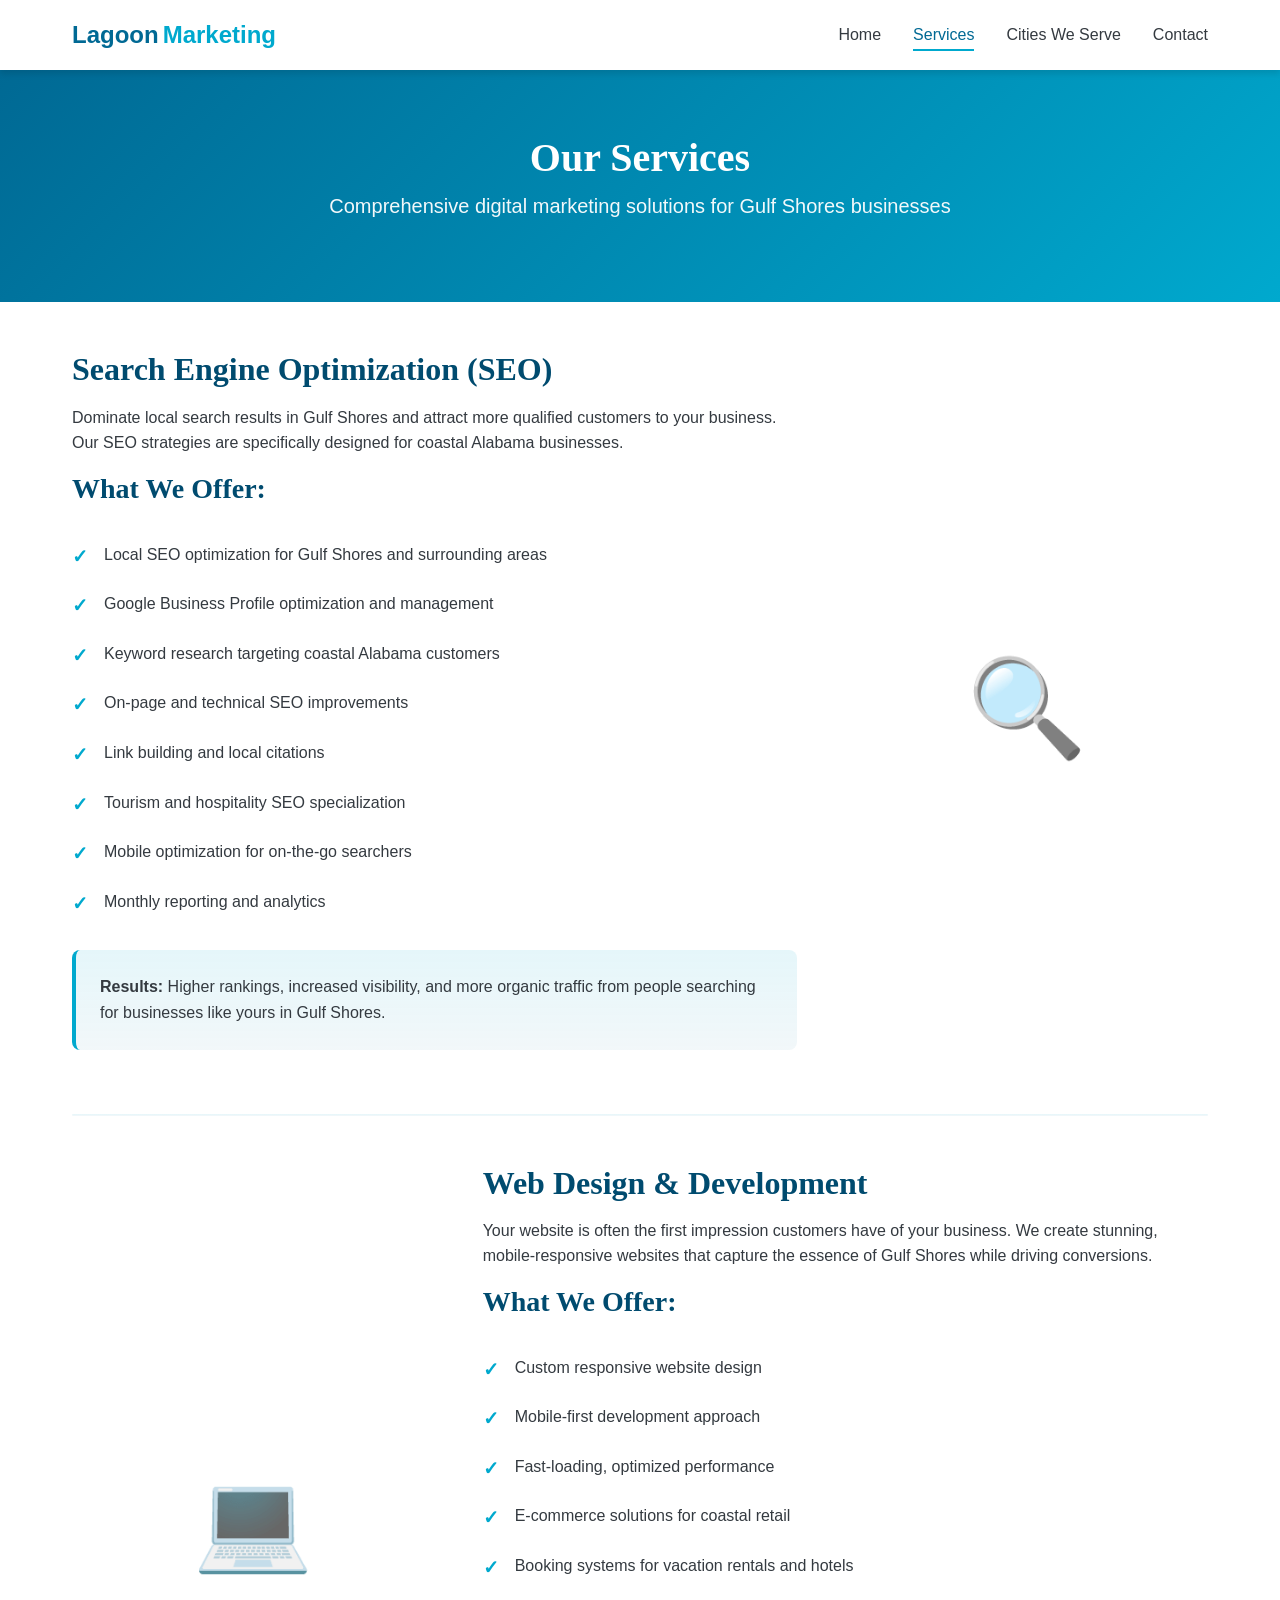
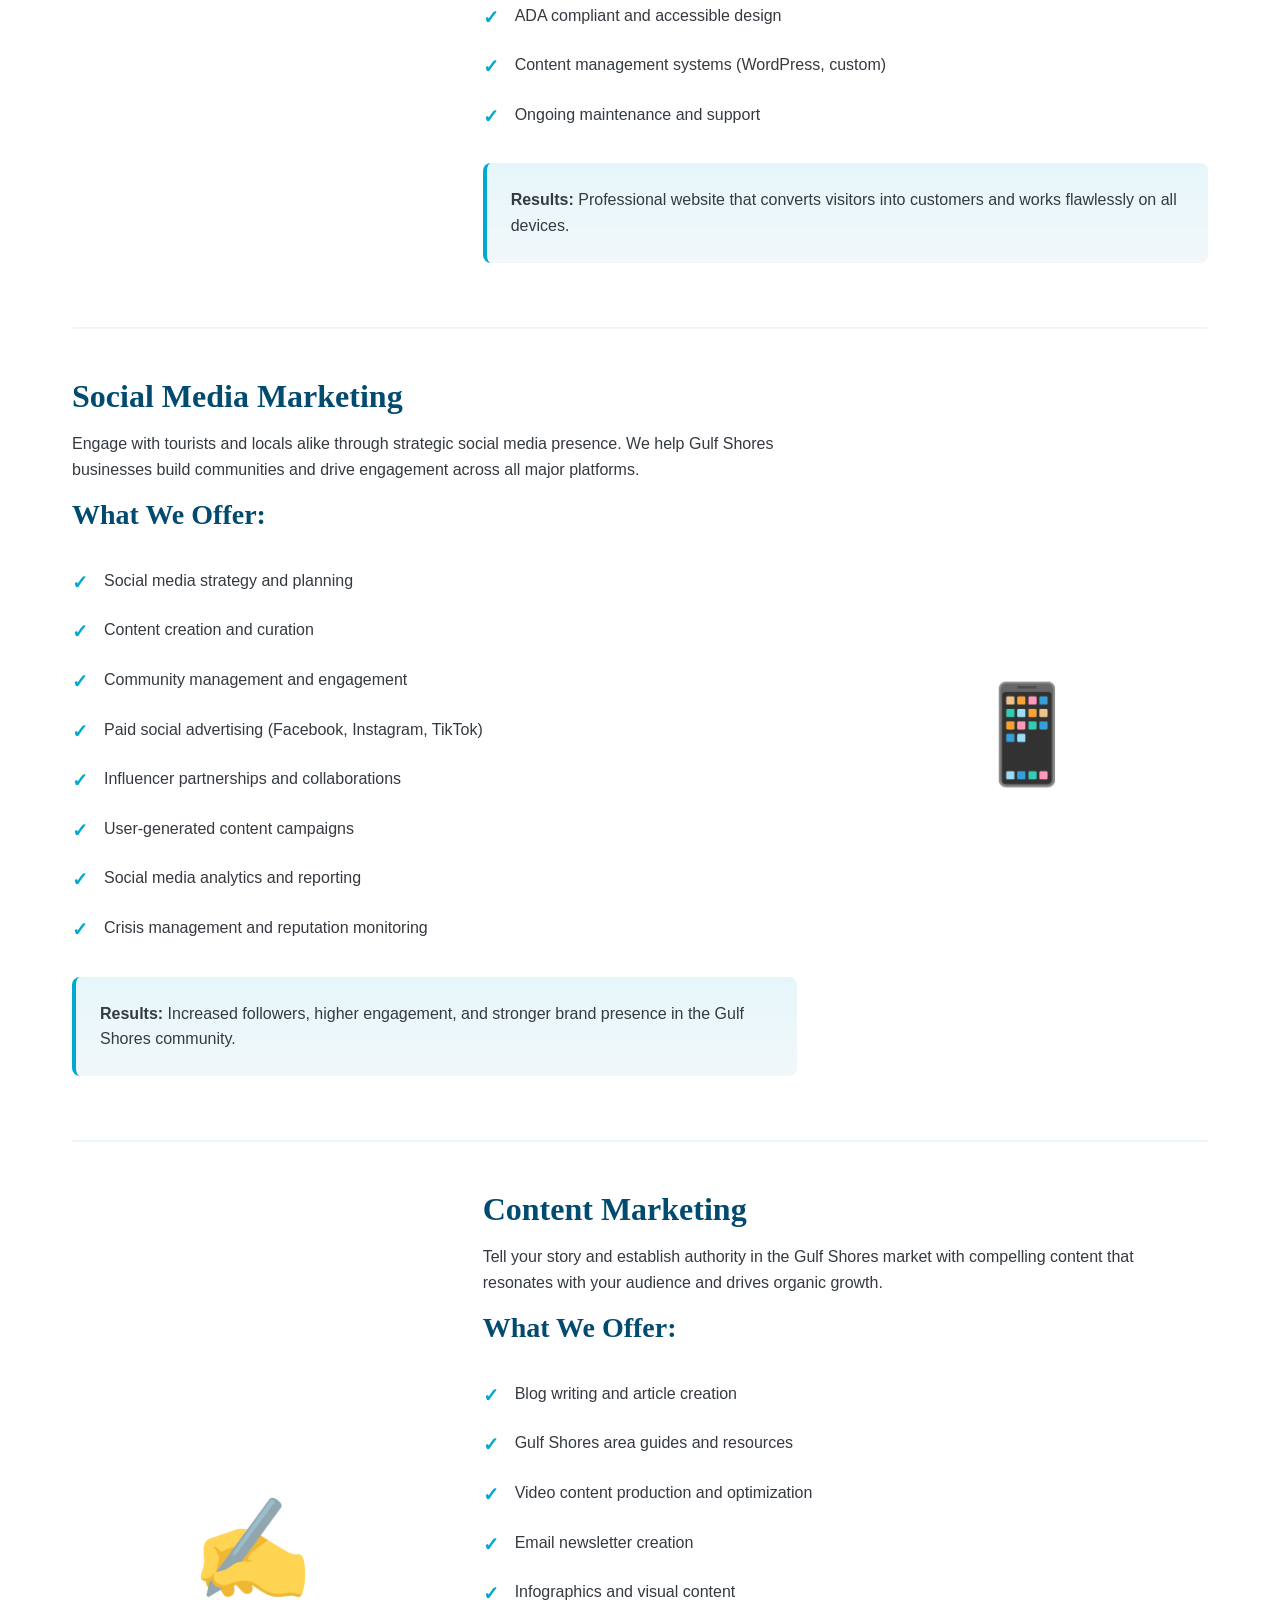
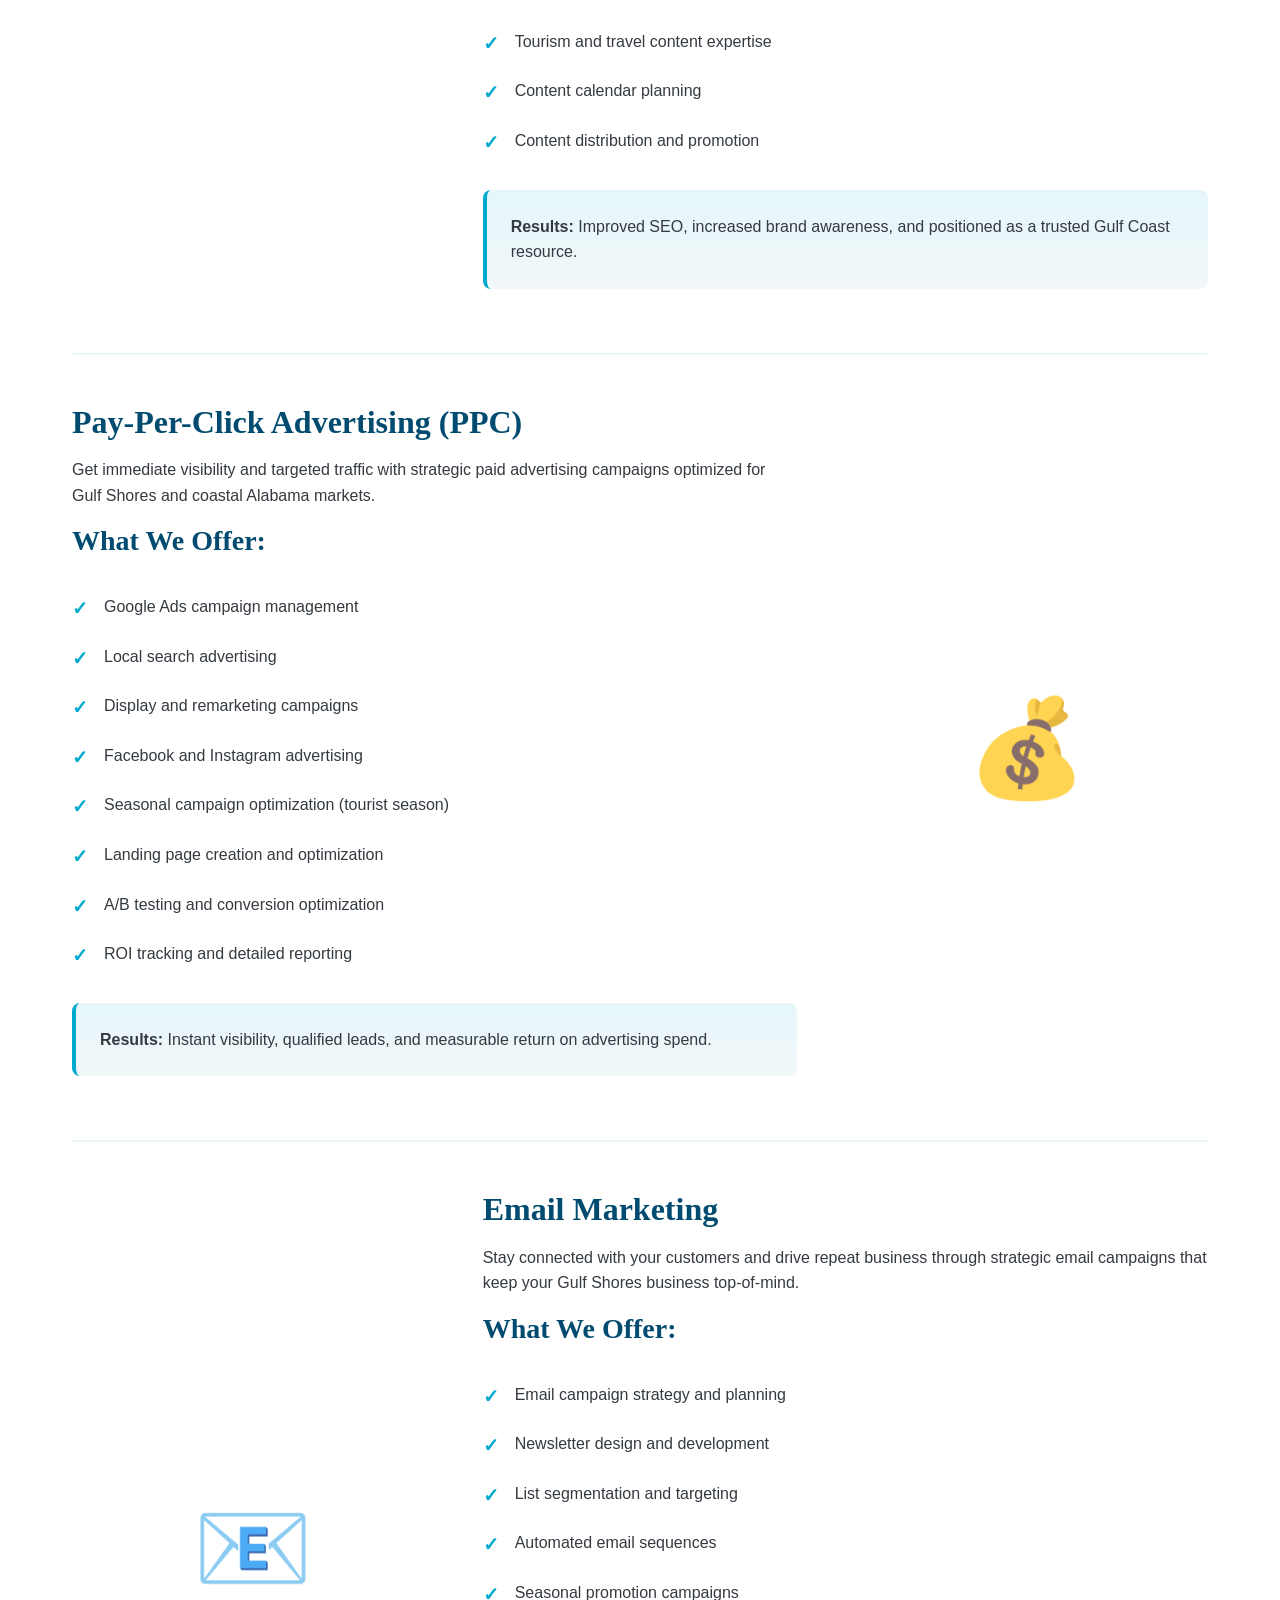
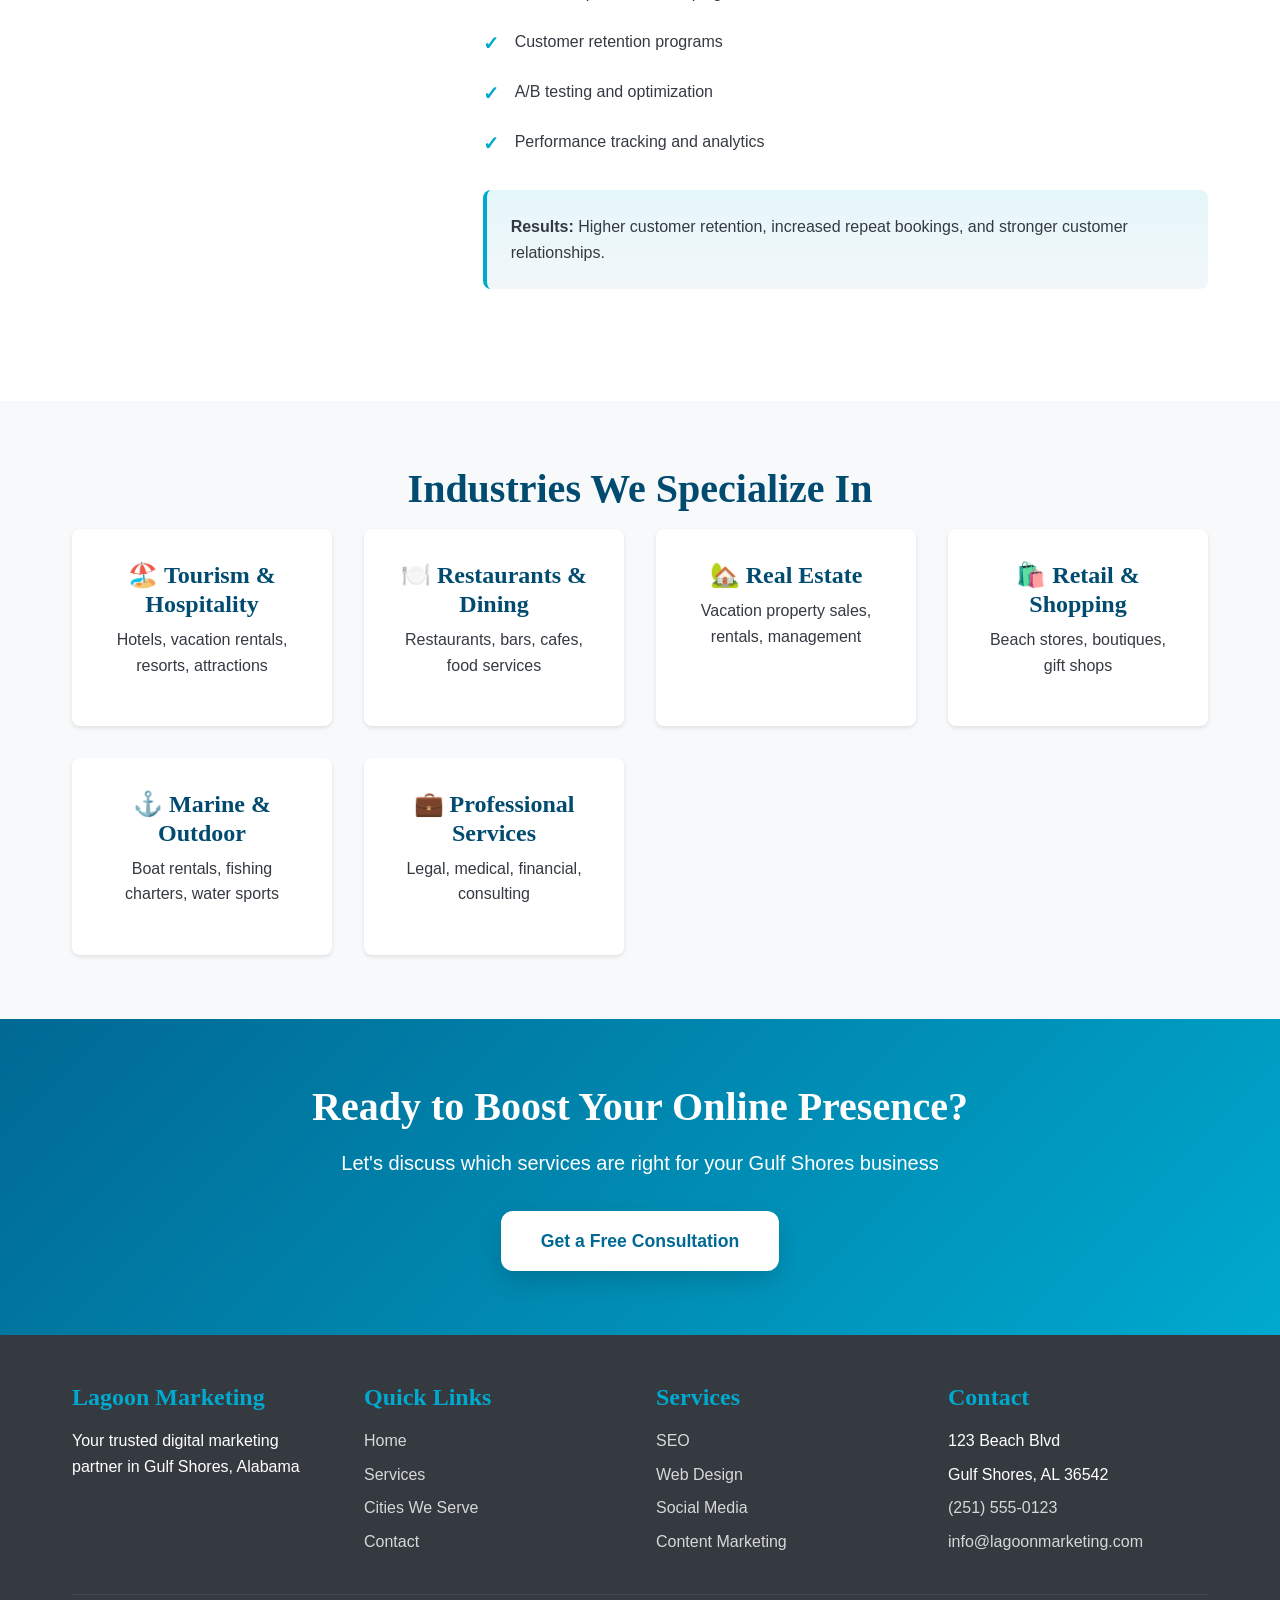
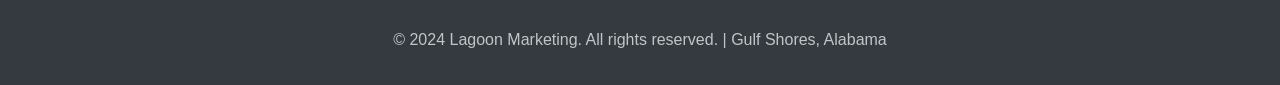
<file: services.html>
<!DOCTYPE html>
<html lang="en">
<head>
    <meta charset="UTF-8">
    <meta name="viewport" content="width=device-width, initial-scale=1.0">
    <meta name="description" content="Comprehensive digital marketing services in Gulf Shores, AL. SEO, web design, social media marketing, PPC, and content creation for coastal Alabama businesses.">
    <meta name="keywords" content="SEO services Gulf Shores, web design Alabama, social media marketing, PPC advertising, content marketing, email marketing">
    <meta name="author" content="Lagoon Marketing">

    <!-- Canonical URL -->
    <link rel="canonical" href="https://gulfshoresmarketing.com/services.html">

    <!-- Open Graph Meta Tags -->
    <meta property="og:title" content="Digital Marketing Services - Lagoon Marketing Gulf Shores AL">
    <meta property="og:description" content="Full-service digital marketing solutions for businesses in Gulf Shores and coastal Alabama.">
    <meta property="og:type" content="website">
    <meta property="og:url" content="https://gulfshoresmarketing.com/services.html">

    <title>Our Services - Lagoon Marketing | Gulf Shores Digital Marketing</title>

    <link rel="icon" type="image/x-icon" href="/favicon.ico">
    <link rel="stylesheet" href="css/styles.css">

    <!-- Schema.org Markup for Services -->
    <script type="application/ld+json">
    {
        "@context": "https://schema.org",
        "@type": "ProfessionalService",
        "name": "Lagoon Marketing",
        "description": "Digital marketing services for Gulf Shores and coastal Alabama businesses",
        "url": "https://gulfshoresmarketing.com/services.html",
        "areaServed": {
            "@type": "City",
            "name": "Gulf Shores",
            "containedIn": {
                "@type": "State",
                "name": "Alabama"
            }
        },
        "serviceType": [
            "Search Engine Optimization",
            "Web Design",
            "Social Media Marketing",
            "Content Marketing",
            "PPC Advertising",
            "Email Marketing"
        ]
    }
    </script>
</head>
<body>
    <!-- Header -->
    <header class="header">
        <nav class="nav-container">
            <div class="logo">
                <a href="index.html">
                    <span class="logo-text">Lagoon</span>
                    <span class="logo-accent">Marketing</span>
                </a>
            </div>
            <button class="mobile-menu-toggle" aria-label="Toggle menu">
                <span></span>
                <span></span>
                <span></span>
            </button>
            <ul class="nav-menu">
                <li><a href="index.html">Home</a></li>
                <li><a href="services.html" class="active">Services</a></li>
                <li><a href="cities.html">Cities We Serve</a></li>
                <li><a href="contact.html">Contact</a></li>
            </ul>
        </nav>
    </header>

    <!-- Page Header -->
    <section class="page-header">
        <div class="container">
            <h1>Our Services</h1>
            <p>Comprehensive digital marketing solutions for Gulf Shores businesses</p>
        </div>
    </section>

    <!-- Services Detail Section -->
    <section class="services-detail">
        <div class="container">

            <!-- SEO Service -->
            <article class="service-detail" id="seo">
                <div class="service-content">
                    <div class="service-text">
                        <h2>Search Engine Optimization (SEO)</h2>
                        <p>Dominate local search results in Gulf Shores and attract more qualified customers to your business. Our SEO strategies are specifically designed for coastal Alabama businesses.</p>
                        <h3>What We Offer:</h3>
                        <ul class="service-features">
                            <li>Local SEO optimization for Gulf Shores and surrounding areas</li>
                            <li>Google Business Profile optimization and management</li>
                            <li>Keyword research targeting coastal Alabama customers</li>
                            <li>On-page and technical SEO improvements</li>
                            <li>Link building and local citations</li>
                            <li>Tourism and hospitality SEO specialization</li>
                            <li>Mobile optimization for on-the-go searchers</li>
                            <li>Monthly reporting and analytics</li>
                        </ul>
                        <p class="service-result"><strong>Results:</strong> Higher rankings, increased visibility, and more organic traffic from people searching for businesses like yours in Gulf Shores.</p>
                    </div>
                    <div class="service-icon-large">🔍</div>
                </div>
            </article>

            <div class="service-divider"></div>

            <!-- Web Design Service -->
            <article class="service-detail" id="web-design">
                <div class="service-content reverse">
                    <div class="service-text">
                        <h2>Web Design & Development</h2>
                        <p>Your website is often the first impression customers have of your business. We create stunning, mobile-responsive websites that capture the essence of Gulf Shores while driving conversions.</p>
                        <h3>What We Offer:</h3>
                        <ul class="service-features">
                            <li>Custom responsive website design</li>
                            <li>Mobile-first development approach</li>
                            <li>Fast-loading, optimized performance</li>
                            <li>E-commerce solutions for coastal retail</li>
                            <li>Booking systems for vacation rentals and hotels</li>
                            <li>ADA compliant and accessible design</li>
                            <li>Content management systems (WordPress, custom)</li>
                            <li>Ongoing maintenance and support</li>
                        </ul>
                        <p class="service-result"><strong>Results:</strong> Professional website that converts visitors into customers and works flawlessly on all devices.</p>
                    </div>
                    <div class="service-icon-large">💻</div>
                </div>
            </article>

            <div class="service-divider"></div>

            <!-- Social Media Service -->
            <article class="service-detail" id="social-media">
                <div class="service-content">
                    <div class="service-text">
                        <h2>Social Media Marketing</h2>
                        <p>Engage with tourists and locals alike through strategic social media presence. We help Gulf Shores businesses build communities and drive engagement across all major platforms.</p>
                        <h3>What We Offer:</h3>
                        <ul class="service-features">
                            <li>Social media strategy and planning</li>
                            <li>Content creation and curation</li>
                            <li>Community management and engagement</li>
                            <li>Paid social advertising (Facebook, Instagram, TikTok)</li>
                            <li>Influencer partnerships and collaborations</li>
                            <li>User-generated content campaigns</li>
                            <li>Social media analytics and reporting</li>
                            <li>Crisis management and reputation monitoring</li>
                        </ul>
                        <p class="service-result"><strong>Results:</strong> Increased followers, higher engagement, and stronger brand presence in the Gulf Shores community.</p>
                    </div>
                    <div class="service-icon-large">📱</div>
                </div>
            </article>

            <div class="service-divider"></div>

            <!-- Content Marketing Service -->
            <article class="service-detail" id="content">
                <div class="service-content reverse">
                    <div class="service-text">
                        <h2>Content Marketing</h2>
                        <p>Tell your story and establish authority in the Gulf Shores market with compelling content that resonates with your audience and drives organic growth.</p>
                        <h3>What We Offer:</h3>
                        <ul class="service-features">
                            <li>Blog writing and article creation</li>
                            <li>Gulf Shores area guides and resources</li>
                            <li>Video content production and optimization</li>
                            <li>Email newsletter creation</li>
                            <li>Infographics and visual content</li>
                            <li>Tourism and travel content expertise</li>
                            <li>Content calendar planning</li>
                            <li>Content distribution and promotion</li>
                        </ul>
                        <p class="service-result"><strong>Results:</strong> Improved SEO, increased brand awareness, and positioned as a trusted Gulf Coast resource.</p>
                    </div>
                    <div class="service-icon-large">✍️</div>
                </div>
            </article>

            <div class="service-divider"></div>

            <!-- PPC Service -->
            <article class="service-detail" id="ppc">
                <div class="service-content">
                    <div class="service-text">
                        <h2>Pay-Per-Click Advertising (PPC)</h2>
                        <p>Get immediate visibility and targeted traffic with strategic paid advertising campaigns optimized for Gulf Shores and coastal Alabama markets.</p>
                        <h3>What We Offer:</h3>
                        <ul class="service-features">
                            <li>Google Ads campaign management</li>
                            <li>Local search advertising</li>
                            <li>Display and remarketing campaigns</li>
                            <li>Facebook and Instagram advertising</li>
                            <li>Seasonal campaign optimization (tourist season)</li>
                            <li>Landing page creation and optimization</li>
                            <li>A/B testing and conversion optimization</li>
                            <li>ROI tracking and detailed reporting</li>
                        </ul>
                        <p class="service-result"><strong>Results:</strong> Instant visibility, qualified leads, and measurable return on advertising spend.</p>
                    </div>
                    <div class="service-icon-large">💰</div>
                </div>
            </article>

            <div class="service-divider"></div>

            <!-- Email Marketing Service -->
            <article class="service-detail" id="email">
                <div class="service-content reverse">
                    <div class="service-text">
                        <h2>Email Marketing</h2>
                        <p>Stay connected with your customers and drive repeat business through strategic email campaigns that keep your Gulf Shores business top-of-mind.</p>
                        <h3>What We Offer:</h3>
                        <ul class="service-features">
                            <li>Email campaign strategy and planning</li>
                            <li>Newsletter design and development</li>
                            <li>List segmentation and targeting</li>
                            <li>Automated email sequences</li>
                            <li>Seasonal promotion campaigns</li>
                            <li>Customer retention programs</li>
                            <li>A/B testing and optimization</li>
                            <li>Performance tracking and analytics</li>
                        </ul>
                        <p class="service-result"><strong>Results:</strong> Higher customer retention, increased repeat bookings, and stronger customer relationships.</p>
                    </div>
                    <div class="service-icon-large">📧</div>
                </div>
            </article>

        </div>
    </section>

    <!-- Industries We Serve -->
    <section class="industries-section">
        <div class="container">
            <h2 class="section-title">Industries We Specialize In</h2>
            <div class="industries-grid">
                <div class="industry-card">
                    <h3>🏖️ Tourism & Hospitality</h3>
                    <p>Hotels, vacation rentals, resorts, attractions</p>
                </div>
                <div class="industry-card">
                    <h3>🍽️ Restaurants & Dining</h3>
                    <p>Restaurants, bars, cafes, food services</p>
                </div>
                <div class="industry-card">
                    <h3>🏡 Real Estate</h3>
                    <p>Vacation property sales, rentals, management</p>
                </div>
                <div class="industry-card">
                    <h3>🛍️ Retail & Shopping</h3>
                    <p>Beach stores, boutiques, gift shops</p>
                </div>
                <div class="industry-card">
                    <h3>⚓ Marine & Outdoor</h3>
                    <p>Boat rentals, fishing charters, water sports</p>
                </div>
                <div class="industry-card">
                    <h3>💼 Professional Services</h3>
                    <p>Legal, medical, financial, consulting</p>
                </div>
            </div>
        </div>
    </section>

    <!-- CTA Section -->
    <section class="cta-section">
        <div class="container">
            <h2>Ready to Boost Your Online Presence?</h2>
            <p>Let's discuss which services are right for your Gulf Shores business</p>
            <a href="contact.html" class="cta-button">Get a Free Consultation</a>
        </div>
    </section>

    <!-- Footer -->
    <footer class="footer">
        <div class="container">
            <div class="footer-grid">
                <div class="footer-col">
                    <h4>Lagoon Marketing</h4>
                    <p>Your trusted digital marketing partner in Gulf Shores, Alabama</p>
                </div>
                <div class="footer-col">
                    <h4>Quick Links</h4>
                    <ul>
                        <li><a href="index.html">Home</a></li>
                        <li><a href="services.html">Services</a></li>
                        <li><a href="cities.html">Cities We Serve</a></li>
                        <li><a href="contact.html">Contact</a></li>
                    </ul>
                </div>
                <div class="footer-col">
                    <h4>Services</h4>
                    <ul>
                        <li><a href="services.html#seo">SEO</a></li>
                        <li><a href="services.html#web-design">Web Design</a></li>
                        <li><a href="services.html#social-media">Social Media</a></li>
                        <li><a href="services.html#content">Content Marketing</a></li>
                    </ul>
                </div>
                <div class="footer-col">
                    <h4>Contact</h4>
                    <ul>
                        <li>123 Beach Blvd</li>
                        <li>Gulf Shores, AL 36542</li>
                        <li><a href="tel:2515550123">(251) 555-0123</a></li>
                        <li><a href="mailto:info@lagoonmarketing.com">info@lagoonmarketing.com</a></li>
                    </ul>
                </div>
            </div>
            <div class="footer-bottom">
                <p>&copy; 2024 Lagoon Marketing. All rights reserved. | Gulf Shores, Alabama</p>
            </div>
        </div>
    </footer>

    <script src="js/main.js"></script>
</body>
</html>
</file>
<file: css/styles.css>
/* ===================================
   Lagoon Marketing - Water-Themed CSS
   Gulf Shores, Alabama
   =================================== */

/* ===================================
   CSS Variables - Water Theme
   =================================== */
:root {
    /* Primary Water Colors */
    --ocean-blue: #006994;
    --deep-ocean: #004B6F;
    --lagoon-teal: #00A9CE;
    --aqua: #00CED1;
    --seafoam: #7FCDCD;
    --wave-light: #B8E6E6;
    --sand-beige: #F4E4C1;
    --coral: #FF6B6B;
    --sunset-orange: #FF8C42;

    /* Neutral Colors */
    --white: #FFFFFF;
    --off-white: #F8F9FA;
    --light-gray: #E9ECEF;
    --medium-gray: #6C757D;
    --dark-gray: #343A40;
    --black: #000000;

    /* Gradients */
    --ocean-gradient: linear-gradient(135deg, #006994 0%, #00A9CE 100%);
    --wave-gradient: linear-gradient(180deg, rgba(0,169,206,0.1) 0%, rgba(0,105,148,0.05) 100%);
    --sunset-gradient: linear-gradient(135deg, #FF8C42 0%, #FF6B6B 100%);

    /* Typography */
    --font-primary: -apple-system, BlinkMacSystemFont, 'Segoe UI', Roboto, 'Helvetica Neue', Arial, sans-serif;
    --font-heading: 'Georgia', 'Times New Roman', serif;

    /* Spacing */
    --spacing-xs: 0.5rem;
    --spacing-sm: 1rem;
    --spacing-md: 2rem;
    --spacing-lg: 3rem;
    --spacing-xl: 4rem;

    /* Border Radius */
    --radius-sm: 4px;
    --radius-md: 8px;
    --radius-lg: 12px;
    --radius-xl: 20px;

    /* Shadows */
    --shadow-sm: 0 2px 4px rgba(0,0,0,0.1);
    --shadow-md: 0 4px 6px rgba(0,0,0,0.1);
    --shadow-lg: 0 10px 25px rgba(0,0,0,0.15);
    --shadow-wave: 0 8px 30px rgba(0,169,206,0.2);

    /* Transitions */
    --transition-fast: 0.2s ease;
    --transition-normal: 0.3s ease;
    --transition-slow: 0.5s ease;
}

/* ===================================
   Reset & Base Styles
   =================================== */
* {
    margin: 0;
    padding: 0;
    box-sizing: border-box;
}

html {
    scroll-behavior: smooth;
    font-size: 16px;
}

body {
    font-family: var(--font-primary);
    line-height: 1.6;
    color: var(--dark-gray);
    background-color: var(--white);
    overflow-x: hidden;
}

img {
    max-width: 100%;
    height: auto;
    display: block;
}

a {
    color: var(--ocean-blue);
    text-decoration: none;
    transition: color var(--transition-fast);
}

a:hover {
    color: var(--lagoon-teal);
}

/* ===================================
   Typography
   =================================== */
h1, h2, h3, h4, h5, h6 {
    font-family: var(--font-heading);
    line-height: 1.2;
    color: var(--deep-ocean);
    margin-bottom: 1rem;
    font-weight: 700;
}

h1 { font-size: 2.5rem; }
h2 { font-size: 2rem; }
h3 { font-size: 1.75rem; }
h4 { font-size: 1.5rem; }
h5 { font-size: 1.25rem; }
h6 { font-size: 1rem; }

p {
    margin-bottom: 1rem;
}

/* ===================================
   Layout Utilities
   =================================== */
.container {
    max-width: 1200px;
    margin: 0 auto;
    padding: 0 var(--spacing-md);
}

.text-center {
    text-align: center;
}

/* ===================================
   Header & Navigation
   =================================== */
.header {
    background: var(--white);
    box-shadow: var(--shadow-md);
    position: sticky;
    top: 0;
    z-index: 1000;
    transition: all var(--transition-normal);
}

.nav-container {
    max-width: 1200px;
    margin: 0 auto;
    padding: 1rem 2rem;
    display: flex;
    justify-content: space-between;
    align-items: center;
}

.logo a {
    font-size: 1.5rem;
    font-weight: 700;
    display: flex;
    align-items: center;
    gap: 0.25rem;
}

.logo-text {
    color: var(--ocean-blue);
}

.logo-accent {
    color: var(--lagoon-teal);
}

.nav-menu {
    display: flex;
    list-style: none;
    gap: 2rem;
    margin: 0;
}

.nav-menu li a {
    color: var(--dark-gray);
    font-weight: 500;
    padding: 0.5rem 0;
    position: relative;
    transition: color var(--transition-fast);
}

.nav-menu li a::after {
    content: '';
    position: absolute;
    bottom: 0;
    left: 0;
    width: 0;
    height: 2px;
    background: var(--lagoon-teal);
    transition: width var(--transition-normal);
}

.nav-menu li a:hover::after,
.nav-menu li a.active::after {
    width: 100%;
}

.nav-menu li a.active {
    color: var(--ocean-blue);
}

.mobile-menu-toggle {
    display: none;
    flex-direction: column;
    gap: 4px;
    background: none;
    border: none;
    cursor: pointer;
    padding: 0.5rem;
}

.mobile-menu-toggle span {
    display: block;
    width: 25px;
    height: 3px;
    background: var(--ocean-blue);
    transition: all var(--transition-fast);
    border-radius: 2px;
}

/* ===================================
   Hero Section
   =================================== */
.hero {
    position: relative;
    background: var(--ocean-gradient);
    color: var(--white);
    padding: 6rem 2rem;
    text-align: center;
    overflow: hidden;
    min-height: 500px;
    display: flex;
    align-items: center;
    justify-content: center;
}

.wave-background {
    position: absolute;
    bottom: 0;
    left: 0;
    width: 100%;
    height: 100%;
    overflow: hidden;
}

.waves {
    position: absolute;
    bottom: -10px;
    left: 0;
    width: 100%;
    height: 200px;
    animation: wave 10s linear infinite;
}

@keyframes wave {
    0% { transform: translateX(0); }
    50% { transform: translateX(-25%); }
    100% { transform: translateX(0); }
}

.hero-content {
    position: relative;
    z-index: 2;
    max-width: 800px;
}

.hero-title {
    font-size: 3rem;
    color: var(--white);
    margin-bottom: 1rem;
    text-shadow: 2px 2px 4px rgba(0,0,0,0.2);
}

.hero-subtitle {
    font-size: 1.5rem;
    margin-bottom: 2rem;
    opacity: 0.95;
}

/* ===================================
   Buttons
   =================================== */
.cta-button {
    display: inline-block;
    background: var(--white);
    color: var(--ocean-blue);
    padding: 1rem 2.5rem;
    border-radius: var(--radius-lg);
    font-weight: 700;
    font-size: 1.1rem;
    box-shadow: var(--shadow-lg);
    transition: all var(--transition-normal);
    border: none;
    cursor: pointer;
}

.cta-button:hover {
    transform: translateY(-2px);
    box-shadow: var(--shadow-wave);
    color: var(--deep-ocean);
}

.cta-button-secondary {
    display: inline-block;
    background: var(--ocean-gradient);
    color: var(--white);
    padding: 1rem 2.5rem;
    border-radius: var(--radius-lg);
    font-weight: 700;
    transition: all var(--transition-normal);
}

.cta-button-secondary:hover {
    transform: translateY(-2px);
    box-shadow: var(--shadow-wave);
    opacity: 0.9;
}

/* ===================================
   Page Header
   =================================== */
.page-header {
    background: var(--ocean-gradient);
    color: var(--white);
    padding: 4rem 2rem;
    text-align: center;
}

.page-header h1 {
    color: var(--white);
    margin-bottom: 0.5rem;
}

.page-header p {
    font-size: 1.25rem;
    opacity: 0.95;
}

/* ===================================
   Sections
   =================================== */
section {
    padding: 4rem 0;
}

.section-title {
    text-align: center;
    font-size: 2.5rem;
    margin-bottom: 1rem;
    color: var(--deep-ocean);
}

.section-description,
.section-intro {
    text-align: center;
    font-size: 1.25rem;
    color: var(--medium-gray);
    max-width: 800px;
    margin: 0 auto 3rem;
}

/* ===================================
   About Section
   =================================== */
.about-section {
    background: var(--off-white);
}

.features-grid {
    display: grid;
    grid-template-columns: repeat(auto-fit, minmax(300px, 1fr));
    gap: 2rem;
    margin-top: 3rem;
}

.feature-card {
    background: var(--white);
    padding: 2rem;
    border-radius: var(--radius-lg);
    box-shadow: var(--shadow-md);
    text-align: center;
    transition: transform var(--transition-normal);
}

.feature-card:hover {
    transform: translateY(-5px);
    box-shadow: var(--shadow-lg);
}

.feature-icon {
    font-size: 3rem;
    margin-bottom: 1rem;
}

.feature-card h3 {
    color: var(--ocean-blue);
    margin-bottom: 1rem;
}

/* ===================================
   Services Grid
   =================================== */
.services-preview {
    padding: 4rem 0;
}

.services-grid {
    display: grid;
    grid-template-columns: repeat(auto-fit, minmax(280px, 1fr));
    gap: 2rem;
    margin-bottom: 3rem;
}

.service-card {
    background: var(--white);
    padding: 2rem;
    border-radius: var(--radius-lg);
    box-shadow: var(--shadow-md);
    border-top: 4px solid var(--lagoon-teal);
    transition: all var(--transition-normal);
}

.service-card:hover {
    transform: translateY(-5px);
    box-shadow: var(--shadow-wave);
    border-top-color: var(--ocean-blue);
}

.service-card h3 {
    color: var(--ocean-blue);
    margin-bottom: 1rem;
}

.service-link {
    color: var(--lagoon-teal);
    font-weight: 600;
    display: inline-block;
    margin-top: 1rem;
}

.service-link:hover {
    color: var(--ocean-blue);
}

/* ===================================
   Services Detail Page
   =================================== */
.services-detail {
    padding: 3rem 0;
}

.service-detail {
    margin-bottom: 3rem;
}

.service-content {
    display: grid;
    grid-template-columns: 2fr 1fr;
    gap: 3rem;
    align-items: center;
}

.service-content.reverse {
    grid-template-columns: 1fr 2fr;
}

.service-content.reverse .service-text {
    order: 2;
}

.service-content.reverse .service-icon-large {
    order: 1;
}

.service-icon-large {
    font-size: 6rem;
    text-align: center;
    opacity: 0.8;
}

.service-features {
    list-style: none;
    margin: 1.5rem 0;
}

.service-features li {
    padding: 0.75rem 0;
    padding-left: 2rem;
    position: relative;
}

.service-features li::before {
    content: '✓';
    position: absolute;
    left: 0;
    color: var(--lagoon-teal);
    font-weight: 700;
    font-size: 1.2rem;
}

.service-result {
    background: var(--wave-gradient);
    padding: 1.5rem;
    border-radius: var(--radius-md);
    border-left: 4px solid var(--lagoon-teal);
    margin-top: 1.5rem;
}

.service-divider {
    height: 2px;
    background: var(--wave-gradient);
    margin: 3rem 0;
    border-radius: 2px;
}

/* ===================================
   Industries Section
   =================================== */
.industries-section {
    background: var(--off-white);
    padding: 4rem 0;
}

.industries-grid {
    display: grid;
    grid-template-columns: repeat(auto-fit, minmax(250px, 1fr));
    gap: 2rem;
}

.industry-card {
    background: var(--white);
    padding: 2rem;
    border-radius: var(--radius-md);
    text-align: center;
    box-shadow: var(--shadow-sm);
    transition: all var(--transition-normal);
}

.industry-card:hover {
    box-shadow: var(--shadow-md);
    transform: translateY(-3px);
}

.industry-card h3 {
    font-size: 1.5rem;
    margin-bottom: 0.5rem;
}

/* ===================================
   Why Choose Us
   =================================== */
.why-choose-us {
    padding: 4rem 0;
}

.benefits-list {
    max-width: 800px;
    margin: 2rem auto;
}

.benefit-item {
    display: flex;
    gap: 1.5rem;
    margin-bottom: 2rem;
    align-items: flex-start;
}

.check-icon {
    flex-shrink: 0;
    width: 2rem;
    height: 2rem;
    background: var(--lagoon-teal);
    color: var(--white);
    border-radius: 50%;
    display: flex;
    align-items: center;
    justify-content: center;
    font-weight: 700;
    font-size: 1.2rem;
}

.benefit-item h4 {
    margin-bottom: 0.5rem;
    color: var(--ocean-blue);
}

/* ===================================
   Cities Page
   =================================== */
.cities-section {
    padding: 3rem 0;
}

.cities-intro {
    font-size: 1.2rem;
    text-align: center;
    max-width: 900px;
    margin: 0 auto 3rem;
    color: var(--medium-gray);
}

.city-card-large {
    background: var(--ocean-gradient);
    color: var(--white);
    padding: 3rem;
    border-radius: var(--radius-xl);
    margin-bottom: 3rem;
    box-shadow: var(--shadow-wave);
}

.city-card-large h2 {
    color: var(--white);
    font-size: 2.5rem;
    margin-bottom: 0.5rem;
}

.city-tagline {
    font-size: 1.3rem;
    font-style: italic;
    opacity: 0.9;
    margin-bottom: 1rem;
}

.city-specialties {
    background: rgba(255,255,255,0.1);
    padding: 1.5rem;
    border-radius: var(--radius-md);
    margin: 1.5rem 0;
}

.city-specialties h3 {
    color: var(--white);
    margin-bottom: 1rem;
}

.city-specialties ul {
    list-style: none;
}

.city-specialties li {
    padding: 0.5rem 0;
    padding-left: 1.5rem;
    position: relative;
}

.city-specialties li::before {
    content: '▸';
    position: absolute;
    left: 0;
    color: var(--white);
}

.city-stats {
    font-size: 1.1rem;
    margin-top: 1.5rem;
    padding-top: 1.5rem;
    border-top: 1px solid rgba(255,255,255,0.3);
}

.cities-grid {
    display: grid;
    grid-template-columns: repeat(auto-fit, minmax(300px, 1fr));
    gap: 2rem;
    margin-bottom: 3rem;
}

.city-card {
    background: var(--white);
    padding: 2rem;
    border-radius: var(--radius-lg);
    box-shadow: var(--shadow-md);
    transition: all var(--transition-normal);
}

.city-card:hover {
    transform: translateY(-5px);
    box-shadow: var(--shadow-lg);
}

.city-header h3 {
    font-size: 1.75rem;
    color: var(--ocean-blue);
    margin-bottom: 0.25rem;
}

.city-location {
    color: var(--medium-gray);
    font-size: 0.95rem;
    margin-bottom: 1rem;
}

.city-services {
    margin-top: 1.5rem;
    padding-top: 1.5rem;
    border-top: 2px solid var(--light-gray);
}

.city-services ul {
    list-style: none;
    margin-top: 0.5rem;
}

.city-services li {
    padding: 0.25rem 0;
    padding-left: 1.25rem;
    position: relative;
    font-size: 0.95rem;
}

.city-services li::before {
    content: '•';
    position: absolute;
    left: 0;
    color: var(--lagoon-teal);
    font-size: 1.5rem;
    line-height: 1;
}

.additional-areas {
    background: var(--off-white);
    padding: 3rem;
    border-radius: var(--radius-lg);
    text-align: center;
}

.additional-areas h2 {
    margin-bottom: 2rem;
}

.areas-list {
    display: flex;
    flex-wrap: wrap;
    gap: 1rem;
    justify-content: center;
    margin-bottom: 2rem;
}

.area-item {
    background: var(--white);
    padding: 0.75rem 1.5rem;
    border-radius: var(--radius-md);
    box-shadow: var(--shadow-sm);
    font-weight: 500;
}

.areas-note {
    font-size: 1.1rem;
    color: var(--medium-gray);
}

.regional-expertise {
    padding: 4rem 0;
}

.expertise-grid {
    display: grid;
    grid-template-columns: repeat(auto-fit, minmax(250px, 1fr));
    gap: 2rem;
    margin-top: 2rem;
}

.expertise-card {
    background: var(--white);
    padding: 2rem;
    border-radius: var(--radius-lg);
    box-shadow: var(--shadow-md);
    text-align: center;
}

.expertise-card h3 {
    font-size: 1.5rem;
    margin-bottom: 1rem;
}

/* ===================================
   Contact Page
   =================================== */
.contact-section {
    padding: 3rem 0;
}

.contact-grid {
    display: grid;
    grid-template-columns: 1.5fr 1fr;
    gap: 4rem;
}

.contact-form-container h2,
.contact-info-container h2 {
    color: var(--ocean-blue);
    margin-bottom: 1rem;
}

.contact-form {
    margin-top: 2rem;
}

.form-group {
    margin-bottom: 1.5rem;
}

.form-group label {
    display: block;
    margin-bottom: 0.5rem;
    font-weight: 600;
    color: var(--dark-gray);
}

.form-group input,
.form-group select,
.form-group textarea {
    width: 100%;
    padding: 0.75rem;
    border: 2px solid var(--light-gray);
    border-radius: var(--radius-md);
    font-family: var(--font-primary);
    font-size: 1rem;
    transition: border-color var(--transition-fast);
}

.form-group input:focus,
.form-group select:focus,
.form-group textarea:focus {
    outline: none;
    border-color: var(--lagoon-teal);
}

.form-group textarea {
    resize: vertical;
    min-height: 120px;
}

.submit-button {
    background: var(--ocean-gradient);
    color: var(--white);
    padding: 1rem 3rem;
    border: none;
    border-radius: var(--radius-lg);
    font-size: 1.1rem;
    font-weight: 700;
    cursor: pointer;
    transition: all var(--transition-normal);
    width: 100%;
}

.submit-button:hover {
    transform: translateY(-2px);
    box-shadow: var(--shadow-wave);
}

.error-message {
    color: var(--coral);
    font-size: 0.875rem;
    margin-top: 0.25rem;
    display: block;
}

.success-message {
    background: #d4edda;
    color: #155724;
    padding: 1rem;
    border-radius: var(--radius-md);
    margin-top: 1rem;
    border: 1px solid #c3e6cb;
}

.error-message-box {
    background: #f8d7da;
    color: #721c24;
    padding: 1rem;
    border-radius: var(--radius-md);
    margin-top: 1rem;
    border: 1px solid #f5c6cb;
}

.contact-info-item {
    display: flex;
    gap: 1rem;
    margin-bottom: 2rem;
    align-items: flex-start;
}

.contact-icon {
    font-size: 2rem;
    flex-shrink: 0;
}

.contact-info-item h3 {
    font-size: 1.25rem;
    margin-bottom: 0.5rem;
    color: var(--ocean-blue);
}

.social-links {
    margin-top: 3rem;
    padding-top: 2rem;
    border-top: 2px solid var(--light-gray);
}

.social-icons {
    display: flex;
    gap: 1rem;
    flex-wrap: wrap;
    margin-top: 1rem;
}

.social-icon {
    background: var(--ocean-blue);
    color: var(--white);
    padding: 0.5rem 1rem;
    border-radius: var(--radius-md);
    font-size: 0.9rem;
    font-weight: 600;
    transition: all var(--transition-fast);
}

.social-icon:hover {
    background: var(--lagoon-teal);
    transform: translateY(-2px);
}

.emergency-contact {
    background: var(--wave-gradient);
    padding: 1.5rem;
    border-radius: var(--radius-lg);
    border-left: 4px solid var(--coral);
    margin-top: 2rem;
}

.emergency-contact h3 {
    color: var(--coral);
    margin-bottom: 0.5rem;
}

.small-text {
    font-size: 0.875rem;
    color: var(--medium-gray);
}

.map-section {
    padding: 0;
}

.map-placeholder {
    height: 400px;
    background: linear-gradient(135deg, var(--ocean-blue) 0%, var(--lagoon-teal) 100%);
    position: relative;
    display: flex;
    align-items: center;
    justify-content: center;
}

.map-overlay {
    text-align: center;
    color: var(--white);
    padding: 2rem;
}

.map-overlay h3 {
    color: var(--white);
    font-size: 2rem;
    margin-bottom: 0.5rem;
}

.faq-section {
    background: var(--off-white);
    padding: 4rem 0;
}

.faq-grid {
    display: grid;
    grid-template-columns: repeat(auto-fit, minmax(300px, 1fr));
    gap: 2rem;
    margin-top: 2rem;
}

.faq-item {
    background: var(--white);
    padding: 2rem;
    border-radius: var(--radius-lg);
    box-shadow: var(--shadow-sm);
}

.faq-item h3 {
    color: var(--ocean-blue);
    font-size: 1.25rem;
    margin-bottom: 1rem;
}

/* ===================================
   CTA Section
   =================================== */
.cta-section {
    background: var(--ocean-gradient);
    color: var(--white);
    padding: 4rem 2rem;
    text-align: center;
}

.cta-section h2 {
    color: var(--white);
    font-size: 2.5rem;
    margin-bottom: 1rem;
}

.cta-section p {
    font-size: 1.25rem;
    margin-bottom: 2rem;
}

/* ===================================
   Footer
   =================================== */
.footer {
    background: var(--dark-gray);
    color: var(--white);
    padding: 3rem 0 1rem;
}

.footer-grid {
    display: grid;
    grid-template-columns: repeat(auto-fit, minmax(250px, 1fr));
    gap: 2rem;
    margin-bottom: 2rem;
}

.footer-col h4 {
    color: var(--lagoon-teal);
    margin-bottom: 1rem;
}

.footer-col ul {
    list-style: none;
}

.footer-col ul li {
    margin-bottom: 0.5rem;
}

.footer-col a {
    color: var(--white);
    opacity: 0.8;
    transition: opacity var(--transition-fast);
}

.footer-col a:hover {
    opacity: 1;
    color: var(--lagoon-teal);
}

.footer-bottom {
    text-align: center;
    padding-top: 2rem;
    border-top: 1px solid rgba(255,255,255,0.1);
    opacity: 0.7;
}

/* ===================================
   Responsive Design
   =================================== */

/* Tablet */
@media (max-width: 968px) {
    h1 { font-size: 2rem; }
    h2 { font-size: 1.75rem; }

    .hero-title {
        font-size: 2.5rem;
    }

    .service-content,
    .service-content.reverse {
        grid-template-columns: 1fr;
    }

    .service-content.reverse .service-text,
    .service-content.reverse .service-icon-large {
        order: initial;
    }

    .service-icon-large {
        font-size: 4rem;
    }

    .contact-grid {
        grid-template-columns: 1fr;
        gap: 3rem;
    }
}

/* Mobile */
@media (max-width: 768px) {
    .mobile-menu-toggle {
        display: flex;
    }

    .nav-menu {
        position: absolute;
        top: 100%;
        left: 0;
        right: 0;
        background: var(--white);
        flex-direction: column;
        gap: 0;
        padding: 1rem 0;
        box-shadow: var(--shadow-lg);
        display: none;
    }

    .nav-menu.active {
        display: flex;
    }

    .nav-menu li {
        padding: 0 2rem;
    }

    .nav-menu li a {
        display: block;
        padding: 1rem 0;
    }

    .hero {
        padding: 4rem 1rem;
        min-height: 400px;
    }

    .hero-title {
        font-size: 2rem;
    }

    .hero-subtitle {
        font-size: 1.25rem;
    }

    .section-title {
        font-size: 2rem;
    }

    .features-grid,
    .services-grid,
    .cities-grid {
        grid-template-columns: 1fr;
    }

    .city-card-large {
        padding: 2rem;
    }

    .areas-list {
        flex-direction: column;
    }
}

@media (max-width: 480px) {
    .container {
        padding: 0 1rem;
    }

    section {
        padding: 3rem 0;
    }

    .hero-title {
        font-size: 1.75rem;
    }

    .hero-subtitle {
        font-size: 1.1rem;
    }

    .cta-button,
    .cta-button-secondary {
        padding: 0.875rem 2rem;
        font-size: 1rem;
    }
}

/* ===================================
   Accessibility
   =================================== */
.sr-only {
    position: absolute;
    width: 1px;
    height: 1px;
    padding: 0;
    margin: -1px;
    overflow: hidden;
    clip: rect(0,0,0,0);
    white-space: nowrap;
    border-width: 0;
}

/* Focus styles */
a:focus,
button:focus,
input:focus,
select:focus,
textarea:focus {
    outline: 2px solid var(--lagoon-teal);
    outline-offset: 2px;
}

/* Reduced motion */
@media (prefers-reduced-motion: reduce) {
    *,
    *::before,
    *::after {
        animation-duration: 0.01ms !important;
        animation-iteration-count: 1 !important;
        transition-duration: 0.01ms !important;
    }
}

/* ===================================
   Print Styles
   =================================== */
@media print {
    .header,
    .footer,
    .cta-section,
    .mobile-menu-toggle {
        display: none;
    }

    body {
        color: #000;
        background: #fff;
    }

    a {
        text-decoration: underline;
    }
}
</file>
